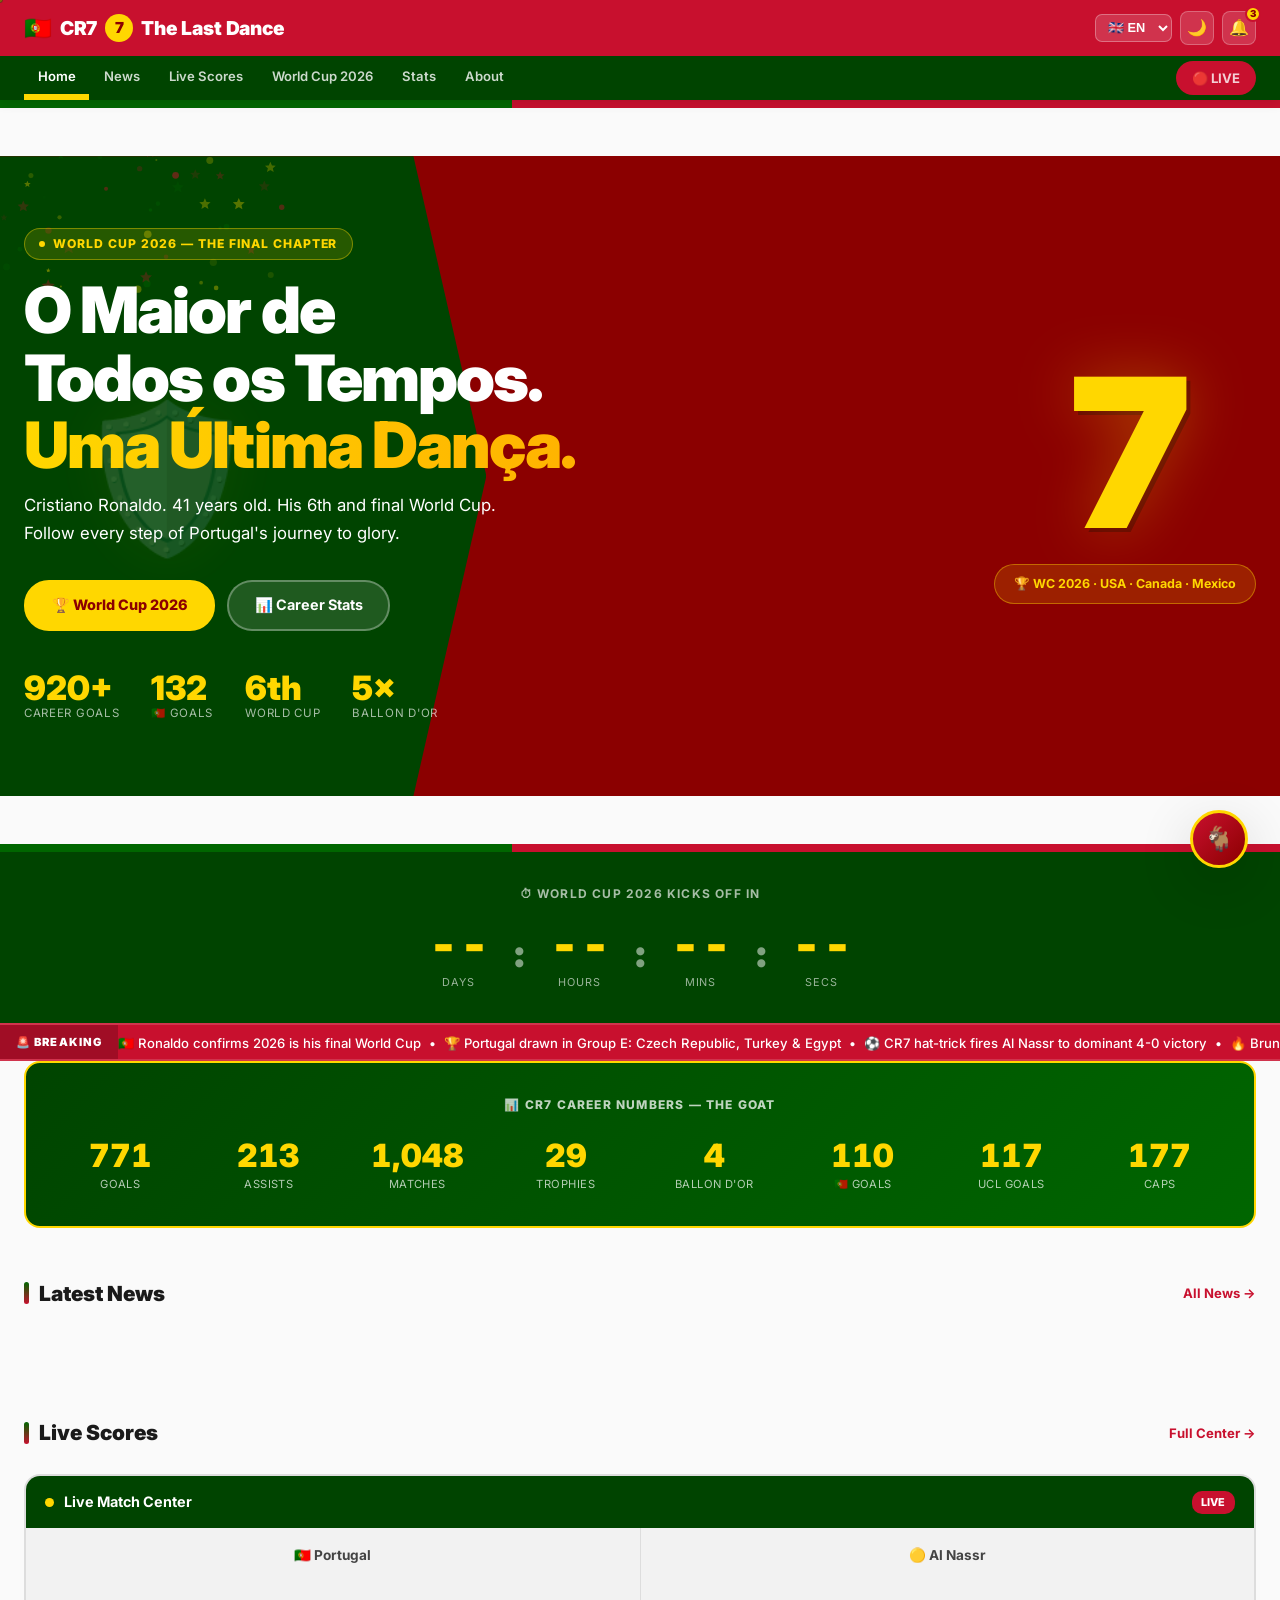
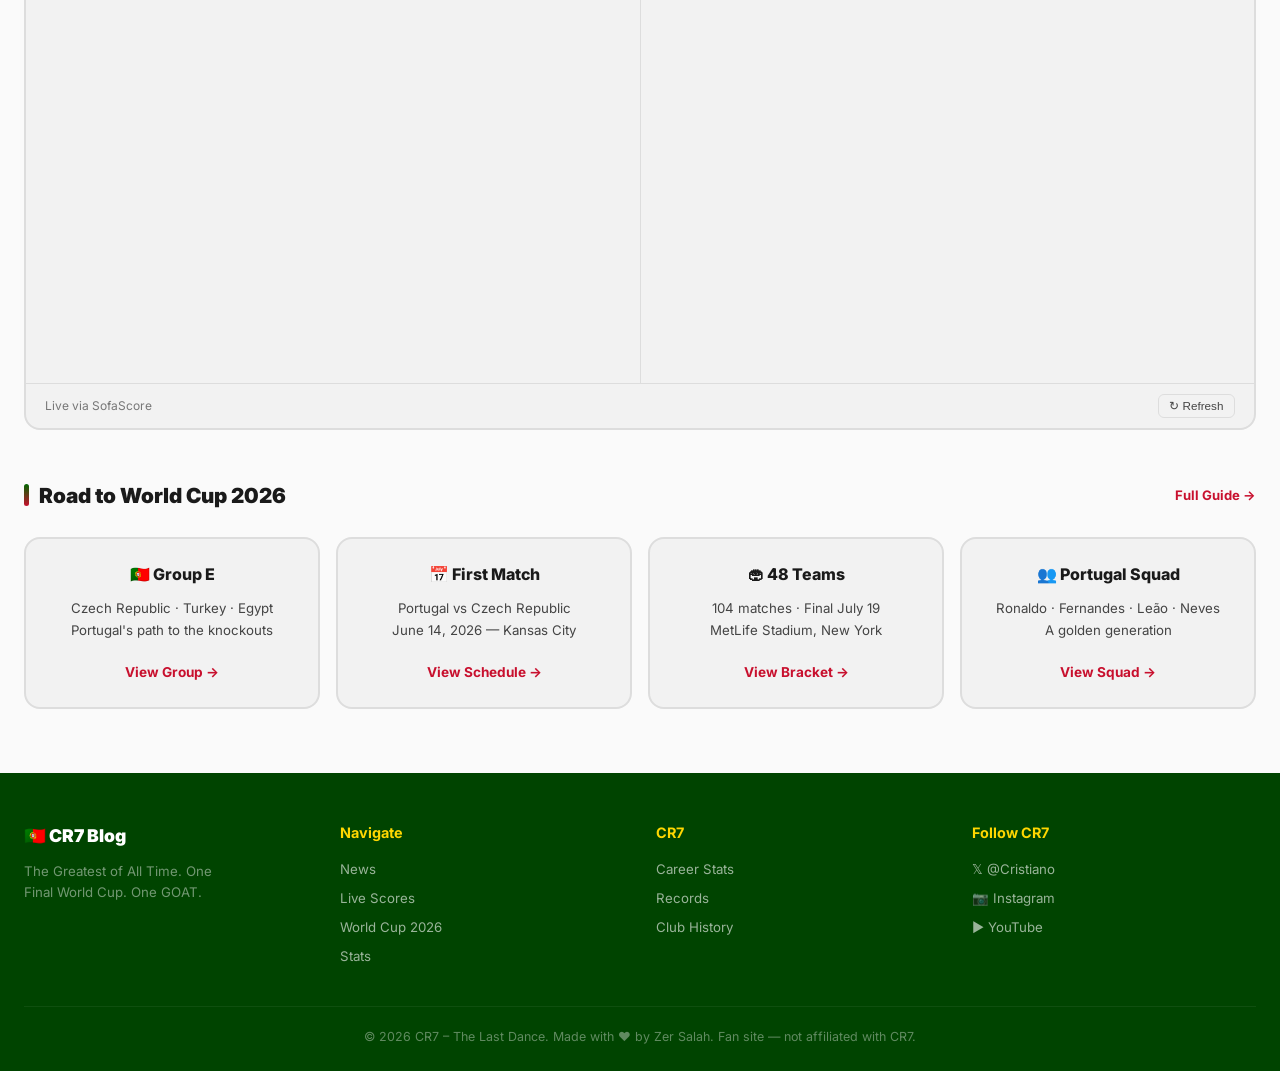
<file: index.html>
<!DOCTYPE html>
<html lang="en" dir="ltr" data-theme="light">
<head>
  <meta charset="UTF-8">
  <meta name="viewport" content="width=device-width, initial-scale=1.0">
  <title>CR7 – The Last Dance | Cristiano Ronaldo World Cup 2026</title>
  <meta name="description" content="Follow Cristiano Ronaldo's final World Cup 2026 journey with Portugal.">
  <link rel="stylesheet" href="css/style.css">
  <link href="https://fonts.googleapis.com/css2?family=Inter:wght@400;500;600;700;800;900&family=Tajawal:wght@400;500;700;800&display=swap" rel="stylesheet">
  <link rel="icon" href="data:image/svg+xml,<svg xmlns='http://www.w3.org/2000/svg' viewBox='0 0 100 100'><text y='.9em' font-size='90'>🇵🇹</text></svg>">
</head>
<body>
  <div id="progress-bar"></div>

  <!-- HEADER -->
  <header class="site-header">
    <div class="header-top">
      <a href="index.html" class="logo">
        <span class="logo-flag">🇵🇹</span>
        CR7 <span class="logo-badge">7</span> The Last Dance
      </a>
      <div class="header-top-right">
        <select class="lang-select" id="langSelect">
          <option value="en">🇬🇧 EN</option>
          <option value="ar">🇸🇦 AR</option>
          <option value="fr">🇫🇷 FR</option>
          <option value="pt">🇵🇹 PT</option>
          <option value="es">🇪🇸 ES</option>
        </select>
        <button class="icon-btn" id="darkBtn" aria-label="Toggle dark mode">🌙</button>
        <div class="notif-wrap">
          <button class="icon-btn" id="notifBtn" aria-label="Notifications">🔔</button>
          <span class="notif-badge">3</span>
        </div>
        <button class="icon-btn menu-btn" id="menuBtn">☰</button>
      </div>
    </div>
    <nav class="header-nav" id="mainNav">
      <a href="index.html" class="active">Home</a>
      <a href="news.html">News</a>
      <a href="live-scores.html">Live Scores</a>
      <a href="world-cup.html">World Cup 2026</a>
      <a href="stats.html">Stats</a>
      <a href="about.html">About</a>
      <a href="live-scores.html" class="nav-live">🔴 LIVE</a>
    </nav>
  </header>

  <!-- NOTIFICATIONS -->
  <div class="notif-drawer" id="notifDrawer">
    <div class="notif-drawer-head">🔔 Notifications</div>
    <div class="notif-item"><span class="notif-dot"></span><div><div class="notif-text">Portugal in Group E: Czech Republic, Turkey, Egypt</div><div class="notif-time">2 hours ago</div></div></div>
    <div class="notif-item"><span class="notif-dot"></span><div><div class="notif-text">CR7 hat-trick fires Al Nassr to 4-0 win</div><div class="notif-time">Yesterday</div></div></div>
    <div class="notif-item"><span class="notif-dot"></span><div><div class="notif-text">Ronaldo confirms 2026 is his final World Cup</div><div class="notif-time">2 days ago</div></div></div>
  </div>

  <!-- FLAG STRIPE -->
  <div class="flag-stripe"><div class="s-green"></div><div class="s-red"></div></div>

  <!-- HERO -->
  <section class="hero">
    <canvas id="hero-particles"></canvas>
    <div class="hero-coat">🛡️</div>
    <div class="hero-content">
      <div class="hero-left">
        <div class="hero-eyebrow"><span class="eyebrow-dot"></span> World Cup 2026 — The Final Chapter</div>
        <h1>O Maior de<br>Todos os Tempos.<br><em>Uma Última Dança.</em></h1>
        <p class="hero-sub">Cristiano Ronaldo. 41 years old. His 6th and final World Cup. Follow every step of Portugal's journey to glory.</p>
        <div class="hero-ctas">
          <a href="world-cup.html" class="btn-primary">🏆 World Cup 2026</a>
          <a href="stats.html" class="btn-secondary">📊 Career Stats</a>
        </div>
        <div class="hero-stats">
          <div class="h-stat"><span class="h-stat-num">920+</span><div class="h-stat-label">Career Goals</div></div>
          <div class="h-stat"><span class="h-stat-num">132</span><div class="h-stat-label">🇵🇹 Goals</div></div>
          <div class="h-stat"><span class="h-stat-num">6th</span><div class="h-stat-label">World Cup</div></div>
          <div class="h-stat"><span class="h-stat-num">5×</span><div class="h-stat-label">Ballon d'Or</div></div>
        </div>
      </div>
      <div class="hero-right">
        <div class="hero-number">7</div>
        <div class="hero-flag-badge">🏆 WC 2026 · USA · Canada · Mexico</div>
      </div>
    </div>
  </section>

  <!-- FLAG STRIPE -->
  <div class="flag-stripe"><div class="s-green"></div><div class="s-red"></div></div>

  <!-- COUNTDOWN -->
  <div class="countdown-section">
    <div class="countdown-label">⏱ World Cup 2026 Kicks Off In</div>
    <div class="countdown-grid">
      <div class="countdown-item"><span class="countdown-num" id="cd-days">--</span><div class="countdown-unit">Days</div></div>
      <div class="countdown-sep">:</div>
      <div class="countdown-item"><span class="countdown-num" id="cd-hours">--</span><div class="countdown-unit">Hours</div></div>
      <div class="countdown-sep">:</div>
      <div class="countdown-item"><span class="countdown-num" id="cd-mins">--</span><div class="countdown-unit">Mins</div></div>
      <div class="countdown-sep">:</div>
      <div class="countdown-item"><span class="countdown-num" id="cd-secs">--</span><div class="countdown-unit">Secs</div></div>
    </div>
  </div>

  <!-- TICKER -->
  <div class="ticker-wrap">
    <div class="ticker-label">🚨 BREAKING</div>
    <div class="ticker-track">
      <span class="ticker-inner">🇵🇹 Ronaldo confirms 2026 is his final World Cup &nbsp;•&nbsp; 🏆 Portugal drawn in Group E: Czech Republic, Turkey &amp; Egypt &nbsp;•&nbsp; ⚽ CR7 hat-trick fires Al Nassr to dominant 4-0 victory &nbsp;•&nbsp; 🔥 Bruno Fernandes: "We fight for Ronaldo's dream" &nbsp;•&nbsp; 🌍 WC 2026 opens June 11 in USA, Canada &amp; Mexico &nbsp;•&nbsp; 🥅 Ronaldo surpasses 920 career goals</span>
    </div>
  </div>

  <main class="container">
    <!-- CAREER STATS -->
    <section class="stats-bar reveal-scale">
      <div class="stats-bar-title">📊 CR7 CAREER NUMBERS — THE GOAT</div>
      <div class="stats-bar-grid">
        <div class="stat-cell"><span class="stat-cell-num" data-count="920">0</span><div class="stat-cell-label">Goals</div></div>
        <div class="stat-cell"><span class="stat-cell-num" data-count="255">0</span><div class="stat-cell-label">Assists</div></div>
        <div class="stat-cell"><span class="stat-cell-num" data-count="1250">0</span><div class="stat-cell-label">Matches</div></div>
        <div class="stat-cell"><span class="stat-cell-num" data-count="35">0</span><div class="stat-cell-label">Trophies</div></div>
        <div class="stat-cell"><span class="stat-cell-num" data-count="5">0</span><div class="stat-cell-label">Ballon d'Or</div></div>
        <div class="stat-cell"><span class="stat-cell-num" data-count="132">0</span><div class="stat-cell-label">🇵🇹 Goals</div></div>
        <div class="stat-cell"><span class="stat-cell-num" data-count="140">0</span><div class="stat-cell-label">UCL Goals</div></div>
        <div class="stat-cell"><span class="stat-cell-num" data-count="212">0</span><div class="stat-cell-label">Caps</div></div>
      </div>
    </section>

    <!-- LATEST NEWS -->
    <section>
      <div class="section-header">
        <h2 class="section-title" data-i18n="latest_news">Latest News</h2>
        <a href="news.html" class="view-all">All News →</a>
      </div>
      <div class="posts-grid featured-layout" id="postsGrid"></div>
      <div class="pagination" id="pagination"></div>
    </section>

    <!-- LIVE SCORES -->
    <section>
      <div class="section-header">
        <h2 class="section-title" data-i18n="live_scores">Live Scores</h2>
        <a href="live-scores.html" class="view-all">Full Center →</a>
      </div>
      <div class="live-section">
        <div class="live-header">
          <span class="live-dot"></span> Live Match Center
          <span class="live-badge">LIVE</span>
        </div>
        <div class="scores-embed-grid">
          <div>
            <h4>🇵🇹 Portugal</h4>
            <iframe src="https://www.sofascore.com/team/football/portugal/303/embed" height="380" style="width:100%;border:none;border-radius:8px;" loading="lazy"></iframe>
          </div>
          <div>
            <h4>🟡 Al Nassr</h4>
            <iframe src="https://www.sofascore.com/team/football/al-nassr/2623/embed" height="380" style="width:100%;border:none;border-radius:8px;" loading="lazy"></iframe>
          </div>
        </div>
        <div class="last-updated">
          <span id="lastUpdated">Live via SofaScore</span>
          <button class="refresh-btn" id="refreshScores">↻ Refresh</button>
        </div>
      </div>
    </section>

    <!-- WORLD CUP PREVIEW -->
    <section class="reveal">
      <div class="section-header">
        <h2 class="section-title" data-i18n="world_cup_path">Road to World Cup 2026</h2>
        <a href="world-cup.html" class="view-all">Full Guide →</a>
      </div>
      <div class="wc-grid">
        <div class="wc-card"><h4>🇵🇹 Group E</h4><p>Czech Republic · Turkey · Egypt<br>Portugal's path to the knockouts</p><a href="world-cup.html" class="btn-link">View Group →</a></div>
        <div class="wc-card"><h4>📅 First Match</h4><p>Portugal vs Czech Republic<br>June 14, 2026 — Kansas City</p><a href="world-cup.html" class="btn-link">View Schedule →</a></div>
        <div class="wc-card"><h4>🏟 48 Teams</h4><p>104 matches · Final July 19<br>MetLife Stadium, New York</p><a href="world-cup.html" class="btn-link">View Bracket →</a></div>
        <div class="wc-card"><h4>👥 Portugal Squad</h4><p>Ronaldo · Fernandes · Leão · Neves<br>A golden generation</p><a href="world-cup.html#squad" class="btn-link">View Squad →</a></div>
      </div>
    </section>
  </main>

  <!-- FOOTER -->
  <footer class="site-footer">
    <div class="footer-inner">
      <div class="footer-grid">
        <div>
          <div class="footer-logo">🇵🇹 CR7 Blog</div>
          <p class="footer-desc">The Greatest of All Time. One Final World Cup. One GOAT.</p>
        </div>
        <div>
          <h4>Navigate</h4>
          <a href="news.html">News</a>
          <a href="live-scores.html">Live Scores</a>
          <a href="world-cup.html">World Cup 2026</a>
          <a href="stats.html">Stats</a>
        </div>
        <div>
          <h4>CR7</h4>
          <a href="stats.html">Career Stats</a>
          <a href="stats.html#records">Records</a>
          <a href="stats.html#clubs">Club History</a>
        </div>
        <div>
          <h4>Follow CR7</h4>
          <a href="https://twitter.com/Cristiano" target="_blank">𝕏 @Cristiano</a>
          <a href="https://instagram.com/cristiano" target="_blank">📷 Instagram</a>
          <a href="https://youtube.com" target="_blank">▶ YouTube</a>
        </div>
      </div>
      <div class="footer-bottom">© 2026 CR7 – The Last Dance. Made with ❤️ by Zer Salah. Fan site — not affiliated with CR7.</div>
    </div>
  </footer>

  <!-- CHATBOT -->
  <div class="chatbot-window" id="chatWindow">
    <div class="chatbot-head">
      <div class="chatbot-avatar">CR7</div>
      <div class="chatbot-head-info"><h4>CR7Bot 🤖</h4><p>Ask me anything about Ronaldo</p></div>
      <button class="chatbot-close" id="chatClose">✕</button>
    </div>
    <div class="chatbot-msgs" id="chatMsgs">
      <div class="chat-msg bot">⚽ Olá! I'm CR7Bot. Ask me anything about Cristiano Ronaldo or Portugal's World Cup 2026 journey!</div>
    </div>
    <div class="chatbot-footer">
      <input class="chat-input" id="chatInput" type="text" placeholder="Ask about CR7...">
      <button class="chat-send" id="chatSend">➤</button>
    </div>
  </div>
  <button class="chatbot-fab" id="chatFab" aria-label="Open chatbot">🐐</button>

  <script src="js/main.js"></script>
  <script src="js/animations.js"></script>
</body>
</html>
</file>
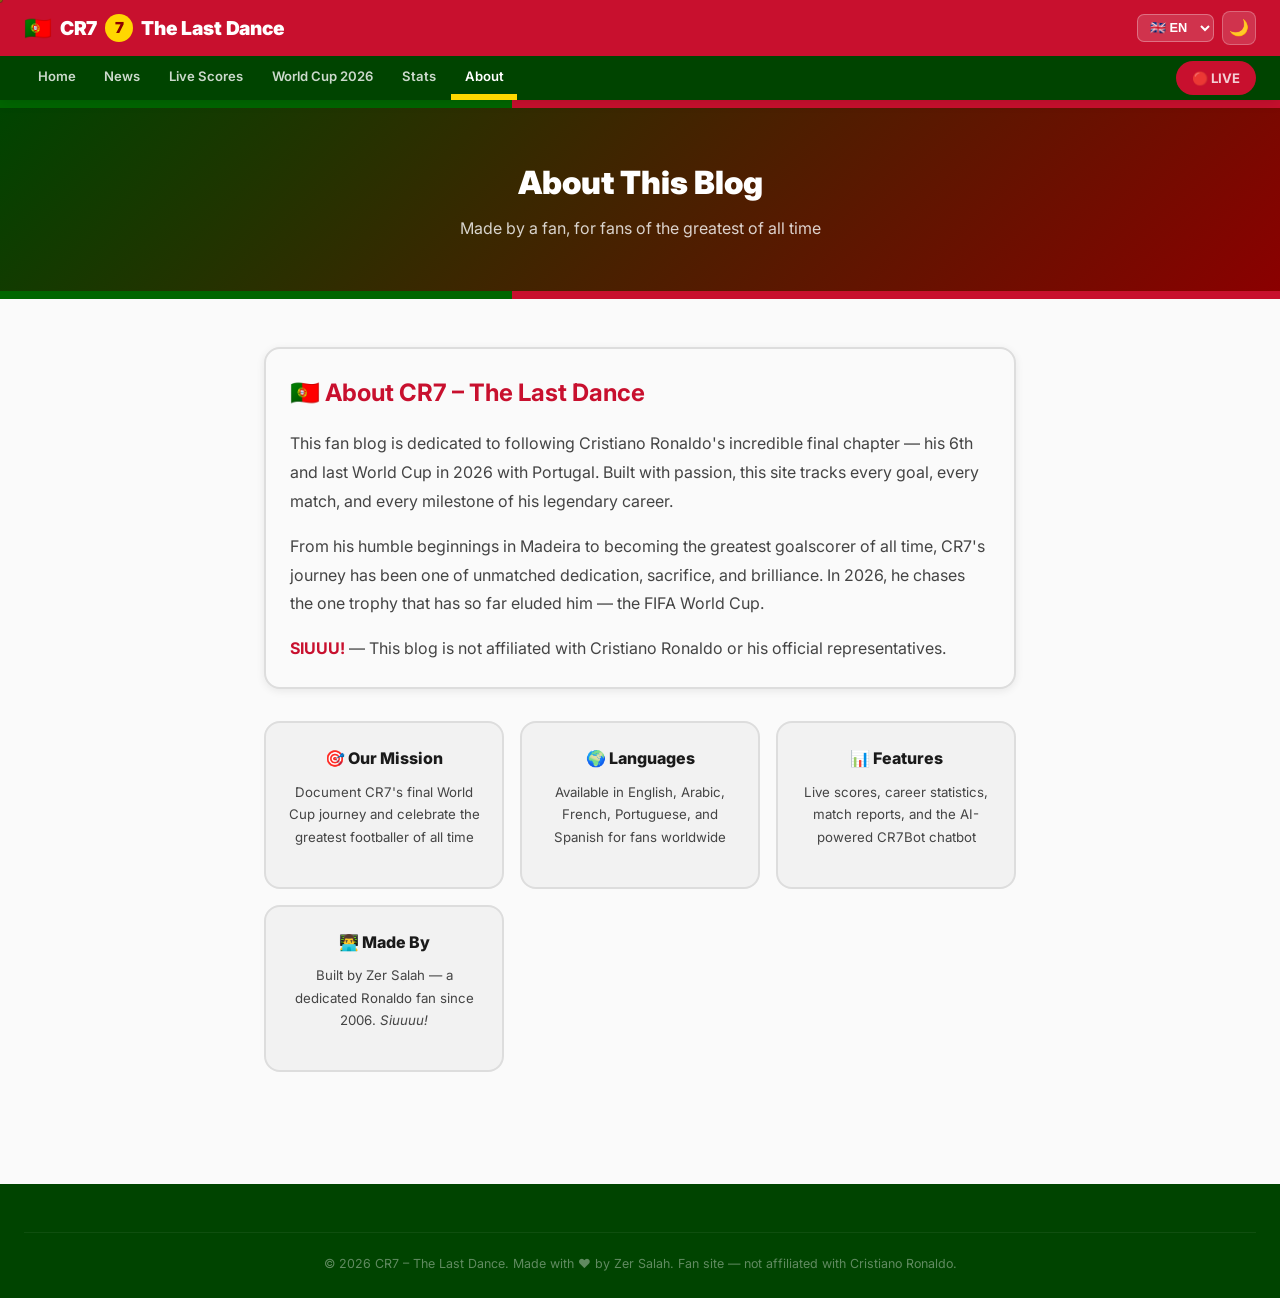
<file: about.html>
<!DOCTYPE html>
<html lang="en" dir="ltr" data-theme="light">
<head>
  <meta charset="UTF-8"><meta name="viewport" content="width=device-width, initial-scale=1.0">
  <title>About – CR7 The Last Dance</title>
  <link rel="stylesheet" href="css/style.css">
  <link href="https://fonts.googleapis.com/css2?family=Inter:wght@400;500;600;700;800;900&family=Tajawal:wght@400;500;700;800&display=swap" rel="stylesheet">
  <link rel="icon" href="data:image/svg+xml,<svg xmlns='http://www.w3.org/2000/svg' viewBox='0 0 100 100'><text y='.9em' font-size='90'>🇵🇹</text></svg>">
</head>
<body>
  <div id="progress-bar"></div>
  <header class="site-header">
    <div class="header-top">
      <a href="index.html" class="logo"><span class="logo-flag">🇵🇹</span> CR7 <span class="logo-badge">7</span> The Last Dance</a>
      <div class="header-top-right">
        <select class="lang-select" id="langSelect"><option value="en">🇬🇧 EN</option><option value="ar">🇸🇦 AR</option><option value="fr">🇫🇷 FR</option><option value="pt">🇵🇹 PT</option><option value="es">🇪🇸 ES</option></select>
        <button class="icon-btn" id="darkBtn">🌙</button>
        <button class="icon-btn menu-btn" id="menuBtn">☰</button>
      </div>
    </div>
    <nav class="header-nav" id="mainNav">
      <a href="index.html">Home</a><a href="news.html">News</a><a href="live-scores.html">Live Scores</a><a href="world-cup.html">World Cup 2026</a><a href="stats.html">Stats</a><a href="about.html" class="active">About</a>
      <a href="live-scores.html" class="nav-live">🔴 LIVE</a>
    </nav>
  </header>
  <div class="flag-stripe"><div class="s-green"></div><div class="s-red"></div></div>
  <div style="background:linear-gradient(135deg,var(--green-dark),var(--red-dark));color:#fff;padding:3rem 1.5rem;text-align:center;">
    <h1 style="font-size:2rem;font-weight:900;">About This Blog</h1>
    <p style="opacity:.8;margin-top:.3rem;">Made by a fan, for fans of the greatest of all time</p>
  </div>
  <div class="flag-stripe"><div class="s-green"></div><div class="s-red"></div></div>

  <main class="container" style="padding:3rem 1.5rem;max-width:800px;">
    <div class="chart-card reveal" style="margin-bottom:2rem;">
      <h2 style="color:var(--red);margin-bottom:1rem;">🇵🇹 About CR7 – The Last Dance</h2>
      <p style="color:var(--text-2);line-height:1.8;margin-bottom:1rem;">This fan blog is dedicated to following Cristiano Ronaldo's incredible final chapter — his 6th and last World Cup in 2026 with Portugal. Built with passion, this site tracks every goal, every match, and every milestone of his legendary career.</p>
      <p style="color:var(--text-2);line-height:1.8;margin-bottom:1rem;">From his humble beginnings in Madeira to becoming the greatest goalscorer of all time, CR7's journey has been one of unmatched dedication, sacrifice, and brilliance. In 2026, he chases the one trophy that has so far eluded him — the FIFA World Cup.</p>
      <p style="color:var(--text-2);line-height:1.8;"><strong style="color:var(--red)">SIUUU!</strong> — This blog is not affiliated with Cristiano Ronaldo or his official representatives.</p>
    </div>

    <div class="wc-grid reveal">
      <div class="wc-card"><h4>🎯 Our Mission</h4><p>Document CR7's final World Cup journey and celebrate the greatest footballer of all time</p></div>
      <div class="wc-card"><h4>🌍 Languages</h4><p>Available in English, Arabic, French, Portuguese, and Spanish for fans worldwide</p></div>
      <div class="wc-card"><h4>📊 Features</h4><p>Live scores, career statistics, match reports, and the AI-powered CR7Bot chatbot</p></div>
      <div class="wc-card"><h4>👨‍💻 Made By</h4><p>Built by Zer Salah — a dedicated Ronaldo fan since 2006. <em>Siuuuu!</em></p></div>
    </div>
  </main>

  <footer class="site-footer">
    <div class="footer-inner">
      <div class="footer-bottom">© 2026 CR7 – The Last Dance. Made with ❤️ by Zer Salah. Fan site — not affiliated with Cristiano Ronaldo.</div>
    </div>
  </footer>
  <script src="js/main.js"></script>
  <script src="js/animations.js"></script>
</body>
</html>
</file>
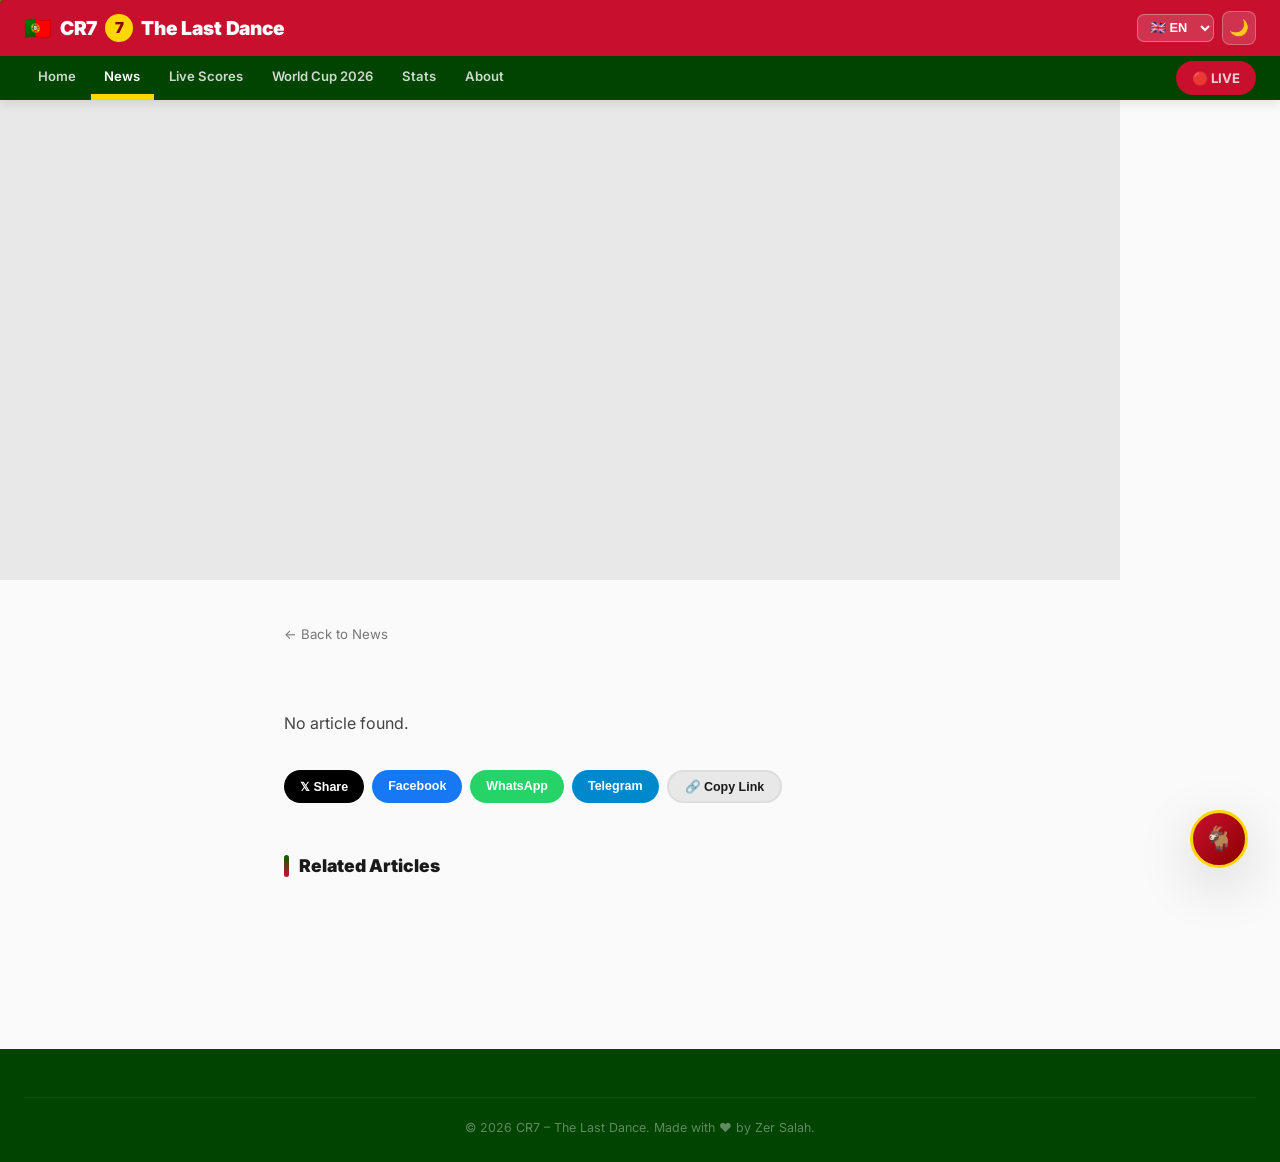
<file: article.html>
<!DOCTYPE html>
<html lang="en" dir="ltr" data-theme="light">
<head>
  <meta charset="UTF-8"><meta name="viewport" content="width=device-width, initial-scale=1.0">
  <title>Article – CR7 The Last Dance</title>
  <link rel="stylesheet" href="css/style.css">
  <link href="https://fonts.googleapis.com/css2?family=Inter:wght@400;500;600;700;800;900&family=Tajawal:wght@400;500;700;800&display=swap" rel="stylesheet">
  <link rel="icon" href="data:image/svg+xml,<svg xmlns='http://www.w3.org/2000/svg' viewBox='0 0 100 100'><text y='.9em' font-size='90'>🇵🇹</text></svg>">
</head>
<body>
  <div id="progress-bar"></div>
  <header class="site-header">
    <div class="header-top">
      <a href="index.html" class="logo"><span class="logo-flag">🇵🇹</span> CR7 <span class="logo-badge">7</span> The Last Dance</a>
      <div class="header-top-right">
        <select class="lang-select" id="langSelect"><option value="en">🇬🇧 EN</option><option value="ar">🇸🇦 AR</option><option value="fr">🇫🇷 FR</option><option value="pt">🇵🇹 PT</option><option value="es">🇪🇸 ES</option></select>
        <button class="icon-btn" id="darkBtn">🌙</button>
        <button class="icon-btn menu-btn" id="menuBtn">☰</button>
      </div>
    </div>
    <nav class="header-nav" id="mainNav">
      <a href="index.html">Home</a><a href="news.html" class="active">News</a><a href="live-scores.html">Live Scores</a><a href="world-cup.html">World Cup 2026</a><a href="stats.html">Stats</a><a href="about.html">About</a>
      <a href="live-scores.html" class="nav-live">🔴 LIVE</a>
    </nav>
  </header>

  <div class="article-hero" id="articleHero"></div>
  <div class="article-content-wrap">
    <a href="news.html" style="font-size:.83rem;color:var(--text-3);display:inline-flex;align-items:center;gap:.3rem;margin-bottom:1.2rem;">← Back to News</a>
    <h1 id="articleTitle" style="font-size:clamp(1.5rem,3vw,2.2rem);font-weight:900;line-height:1.2;margin-bottom:.75rem;"></h1>
    <div id="articleMeta" style="font-size:.82rem;color:var(--text-3);margin-bottom:2rem;display:flex;gap:.5rem;flex-wrap:wrap;"></div>
    <div class="article-content" id="articleContent"></div>
    <div class="share-row">
      <button class="share-btn x" data-share="x">𝕏 Share</button>
      <button class="share-btn fb" data-share="fb">Facebook</button>
      <button class="share-btn wa" data-share="wa">WhatsApp</button>
      <button class="share-btn tg" data-share="tg">Telegram</button>
      <button class="share-btn copy" data-share="copy">🔗 Copy Link</button>
    </div>
    <section>
      <h2 class="section-title" style="font-size:1.1rem;margin-bottom:1rem;">Related Articles</h2>
      <div class="posts-grid" id="relatedPosts"></div>
    </section>
  </div>

  <footer class="site-footer">
    <div class="footer-inner">
      <div class="footer-bottom">© 2026 CR7 – The Last Dance. Made with ❤️ by Zer Salah.</div>
    </div>
  </footer>
  <div class="chatbot-window" id="chatWindow">
    <div class="chatbot-head">
      <div class="chatbot-avatar">CR7</div>
      <div class="chatbot-head-info"><h4>CR7Bot 🤖</h4><p>Ask me anything about Ronaldo</p></div>
      <button class="chatbot-close" id="chatClose">✕</button>
    </div>
    <div class="chatbot-msgs" id="chatMsgs"><div class="chat-msg bot">⚽ Olá! I'm CR7Bot. Ask me anything about Cristiano Ronaldo!</div></div>
    <div class="chatbot-footer">
      <input class="chat-input" id="chatInput" type="text" placeholder="Ask about CR7...">
      <button class="chat-send" id="chatSend">➤</button>
    </div>
  </div>
  <button class="chatbot-fab" id="chatFab">🐐</button>
  <script src="js/main.js"></script>
  <script src="js/animations.js"></script>
</body>
</html>
</file>
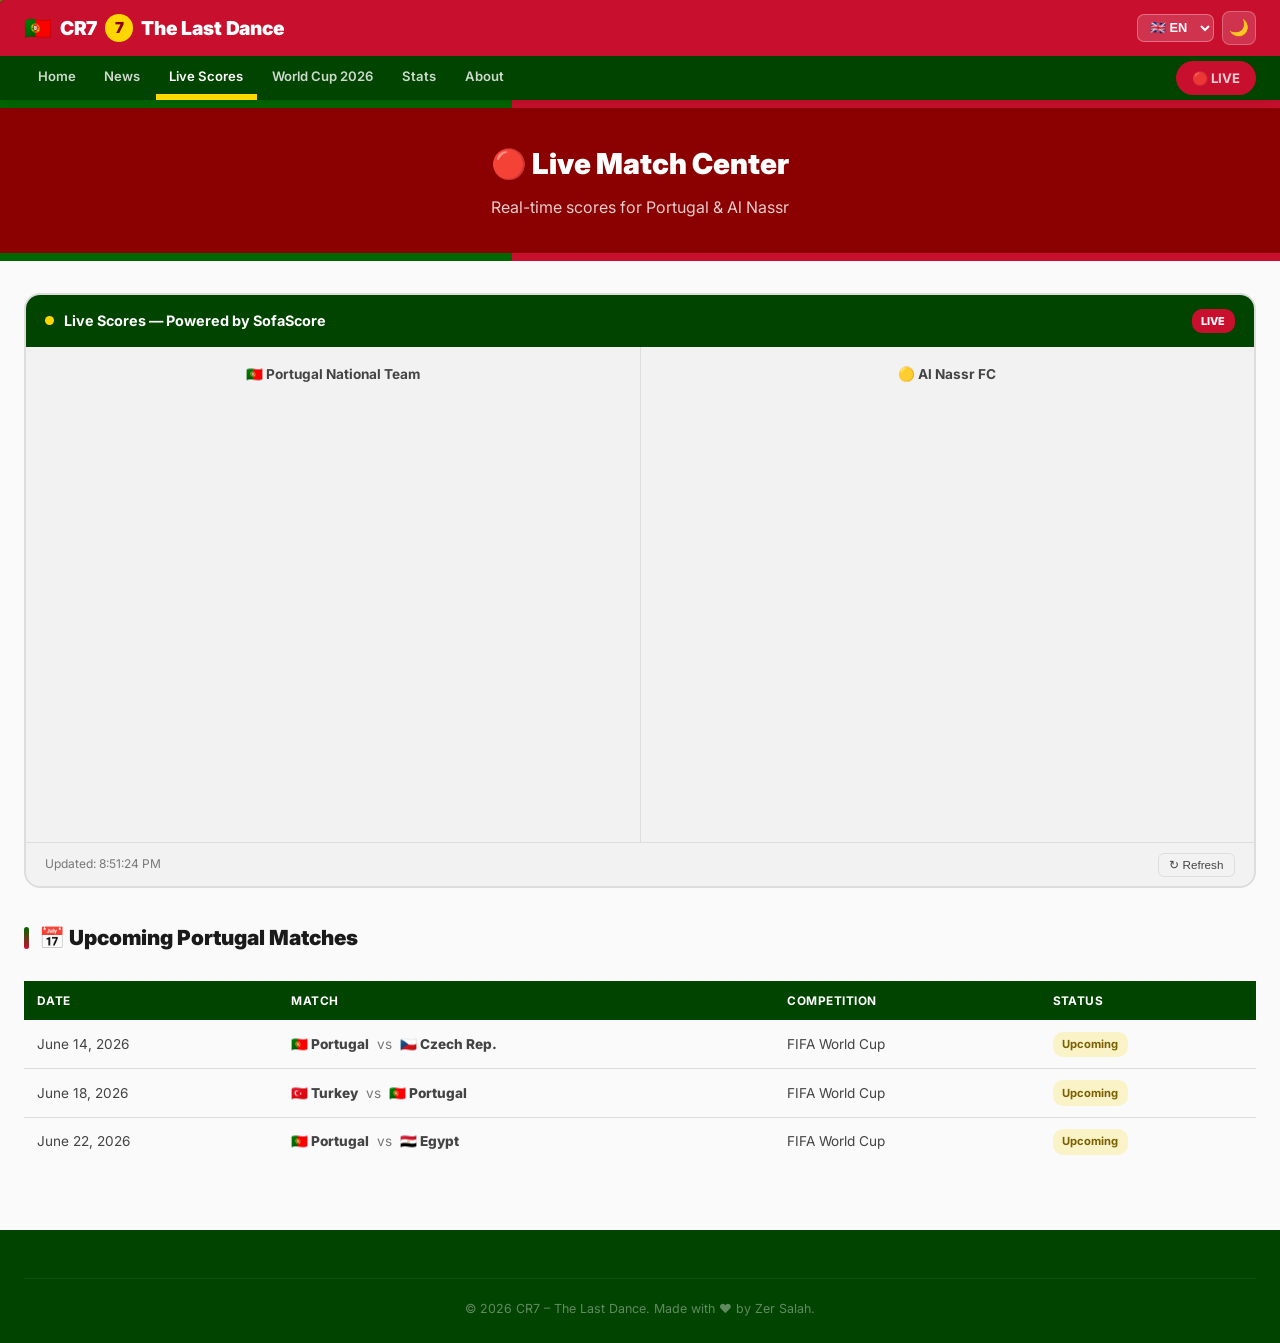
<file: live-scores.html>
<!DOCTYPE html>
<html lang="en" dir="ltr" data-theme="light">
<head>
  <meta charset="UTF-8"><meta name="viewport" content="width=device-width, initial-scale=1.0">
  <title>Live Scores – CR7 The Last Dance</title>
  <link rel="stylesheet" href="css/style.css">
  <link href="https://fonts.googleapis.com/css2?family=Inter:wght@400;500;600;700;800;900&family=Tajawal:wght@400;500;700;800&display=swap" rel="stylesheet">
  <link rel="icon" href="data:image/svg+xml,<svg xmlns='http://www.w3.org/2000/svg' viewBox='0 0 100 100'><text y='.9em' font-size='90'>🇵🇹</text></svg>">
</head>
<body>
  <div id="progress-bar"></div>
  <header class="site-header">
    <div class="header-top">
      <a href="index.html" class="logo"><span class="logo-flag">🇵🇹</span> CR7 <span class="logo-badge">7</span> The Last Dance</a>
      <div class="header-top-right">
        <select class="lang-select" id="langSelect"><option value="en">🇬🇧 EN</option><option value="ar">🇸🇦 AR</option><option value="fr">🇫🇷 FR</option><option value="pt">🇵🇹 PT</option><option value="es">🇪🇸 ES</option></select>
        <button class="icon-btn" id="darkBtn">🌙</button>
        <button class="icon-btn menu-btn" id="menuBtn">☰</button>
      </div>
    </div>
    <nav class="header-nav" id="mainNav">
      <a href="index.html">Home</a><a href="news.html">News</a><a href="live-scores.html" class="active">Live Scores</a><a href="world-cup.html">World Cup 2026</a><a href="stats.html">Stats</a><a href="about.html">About</a>
      <a href="live-scores.html" class="nav-live">🔴 LIVE</a>
    </nav>
  </header>
  <div class="flag-stripe"><div class="s-green"></div><div class="s-red"></div></div>
  <div style="background:var(--red-dark);color:#fff;padding:2rem 1.5rem;text-align:center;">
    <h1 style="font-size:1.8rem;font-weight:900;">🔴 Live Match Center</h1>
    <p style="opacity:.8;margin-top:.3rem;">Real-time scores for Portugal &amp; Al Nassr</p>
  </div>
  <div class="flag-stripe"><div class="s-green"></div><div class="s-red"></div></div>

  <main class="container" style="padding-top:2rem;">
    <div class="live-section">
      <div class="live-header">
        <span class="live-dot"></span> Live Scores — Powered by SofaScore
        <span class="live-badge">LIVE</span>
      </div>
      <div class="scores-embed-grid">
        <div>
          <h4>🇵🇹 Portugal National Team</h4>
          <iframe src="https://www.sofascore.com/team/football/portugal/303/embed" height="420" style="width:100%;border:none;border-radius:8px;" loading="lazy"></iframe>
        </div>
        <div>
          <h4>🟡 Al Nassr FC</h4>
          <iframe src="https://www.sofascore.com/team/football/al-nassr/2623/embed" height="420" style="width:100%;border:none;border-radius:8px;" loading="lazy"></iframe>
        </div>
      </div>
      <div class="last-updated">
        <span id="lastUpdated">Live data via SofaScore</span>
        <button class="refresh-btn" id="refreshScores">↻ Refresh</button>
      </div>
    </div>

    <section class="reveal" style="margin-top:2rem;">
      <h2 class="section-title">📅 Upcoming Portugal Matches</h2>
      <div style="overflow-x:auto;margin-top:1.5rem;">
        <table class="fixtures-table">
          <thead><tr><th>Date</th><th>Match</th><th>Competition</th><th>Status</th></tr></thead>
          <tbody>
            <tr><td>June 14, 2026</td><td class="fixture-teams">🇵🇹 Portugal <span class="fixture-vs">vs</span> 🇨🇿 Czech Rep.</td><td>FIFA World Cup</td><td><span class="match-status upcoming">Upcoming</span></td></tr>
            <tr><td>June 18, 2026</td><td class="fixture-teams">🇹🇷 Turkey <span class="fixture-vs">vs</span> 🇵🇹 Portugal</td><td>FIFA World Cup</td><td><span class="match-status upcoming">Upcoming</span></td></tr>
            <tr><td>June 22, 2026</td><td class="fixture-teams">🇵🇹 Portugal <span class="fixture-vs">vs</span> 🇪🇬 Egypt</td><td>FIFA World Cup</td><td><span class="match-status upcoming">Upcoming</span></td></tr>
          </tbody>
        </table>
      </div>
    </section>
  </main>

  <footer class="site-footer">
    <div class="footer-inner">
      <div class="footer-bottom">© 2026 CR7 – The Last Dance. Made with ❤️ by Zer Salah.</div>
    </div>
  </footer>
  <script src="js/main.js"></script>
  <script src="js/animations.js"></script>
</body>
</html>
</file>
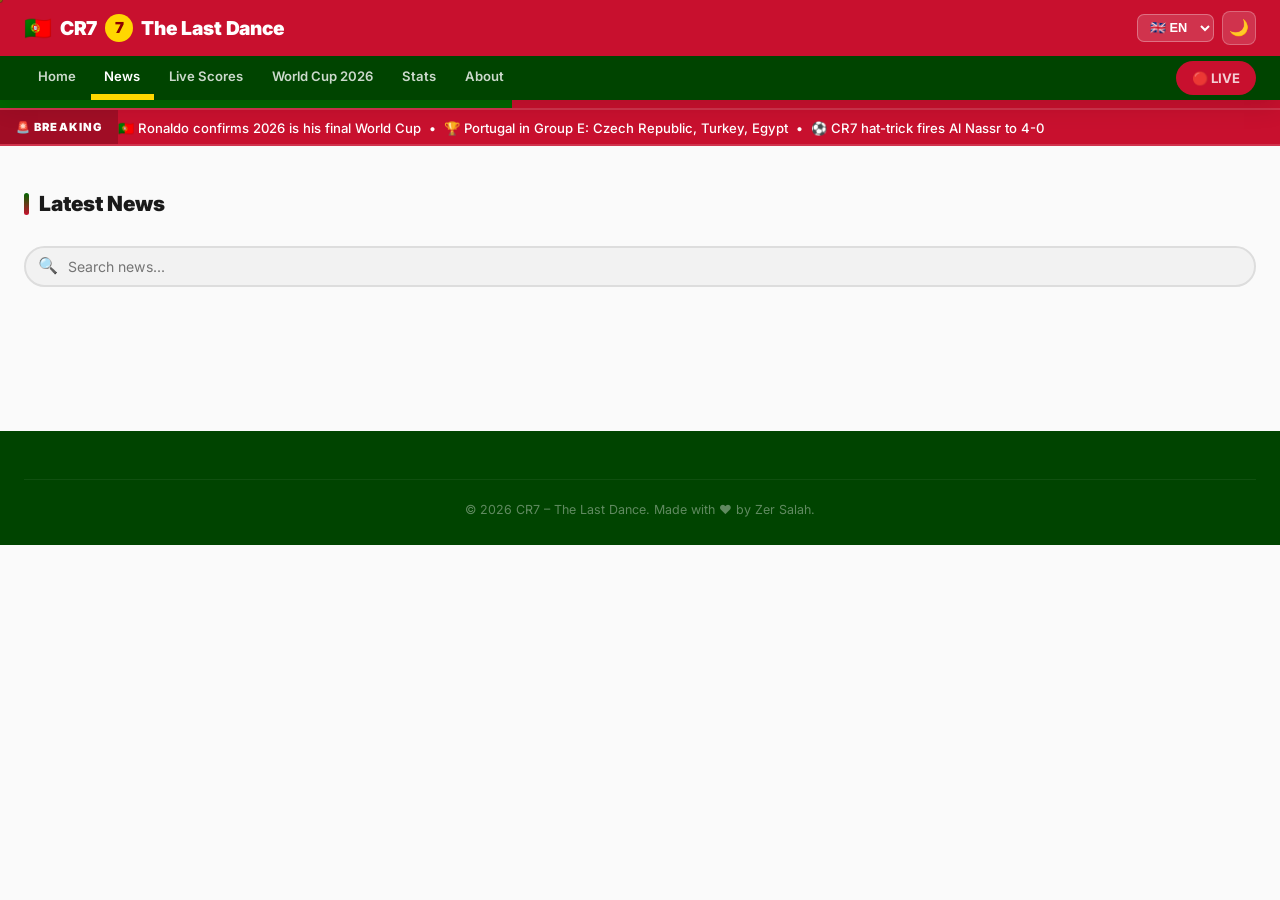
<file: news.html>
<!DOCTYPE html>
<html lang="en" dir="ltr" data-theme="light">
<head>
  <meta charset="UTF-8"><meta name="viewport" content="width=device-width, initial-scale=1.0">
  <title>News – CR7 The Last Dance</title>
  <link rel="stylesheet" href="css/style.css">
  <link href="https://fonts.googleapis.com/css2?family=Inter:wght@400;500;600;700;800;900&family=Tajawal:wght@400;500;700;800&display=swap" rel="stylesheet">
  <link rel="icon" href="data:image/svg+xml,<svg xmlns='http://www.w3.org/2000/svg' viewBox='0 0 100 100'><text y='.9em' font-size='90'>🇵🇹</text></svg>">
</head>
<body>
  <div id="progress-bar"></div>
  <header class="site-header">
    <div class="header-top">
      <a href="index.html" class="logo"><span class="logo-flag">🇵🇹</span> CR7 <span class="logo-badge">7</span> The Last Dance</a>
      <div class="header-top-right">
        <select class="lang-select" id="langSelect"><option value="en">🇬🇧 EN</option><option value="ar">🇸🇦 AR</option><option value="fr">🇫🇷 FR</option><option value="pt">🇵🇹 PT</option><option value="es">🇪🇸 ES</option></select>
        <button class="icon-btn" id="darkBtn">🌙</button>
        <button class="icon-btn menu-btn" id="menuBtn">☰</button>
      </div>
    </div>
    <nav class="header-nav" id="mainNav">
      <a href="index.html">Home</a><a href="news.html" class="active">News</a><a href="live-scores.html">Live Scores</a><a href="world-cup.html">World Cup 2026</a><a href="stats.html">Stats</a><a href="about.html">About</a>
      <a href="live-scores.html" class="nav-live">🔴 LIVE</a>
    </nav>
  </header>
  <div class="flag-stripe"><div class="s-green"></div><div class="s-red"></div></div>
  <div class="ticker-wrap"><div class="ticker-label">🚨 BREAKING</div><div class="ticker-track"><span class="ticker-inner">🇵🇹 Ronaldo confirms 2026 is his final World Cup &nbsp;•&nbsp; 🏆 Portugal in Group E: Czech Republic, Turkey, Egypt &nbsp;•&nbsp; ⚽ CR7 hat-trick fires Al Nassr to 4-0</span></div></div>

  <main class="container" style="padding-top:2.5rem;">
    <div class="section-header">
      <h2 class="section-title" data-i18n="latest_news">Latest News</h2>
    </div>
    <div class="search-wrap">
      <span class="search-icon">🔍</span>
      <input class="search-input" id="searchInput" type="text" placeholder="Search news...">
    </div>
    <div class="filter-tabs" id="categoryTabs"></div>
    <div class="posts-grid" id="postsGrid"></div>
    <div class="pagination" id="pagination"></div>
  </main>

  <footer class="site-footer">
    <div class="footer-inner">
      <div class="footer-bottom">© 2026 CR7 – The Last Dance. Made with ❤️ by Zer Salah.</div>
    </div>
  </footer>
  <script src="js/main.js"></script>
  <script src="js/animations.js"></script>
</body>
</html>
</file>
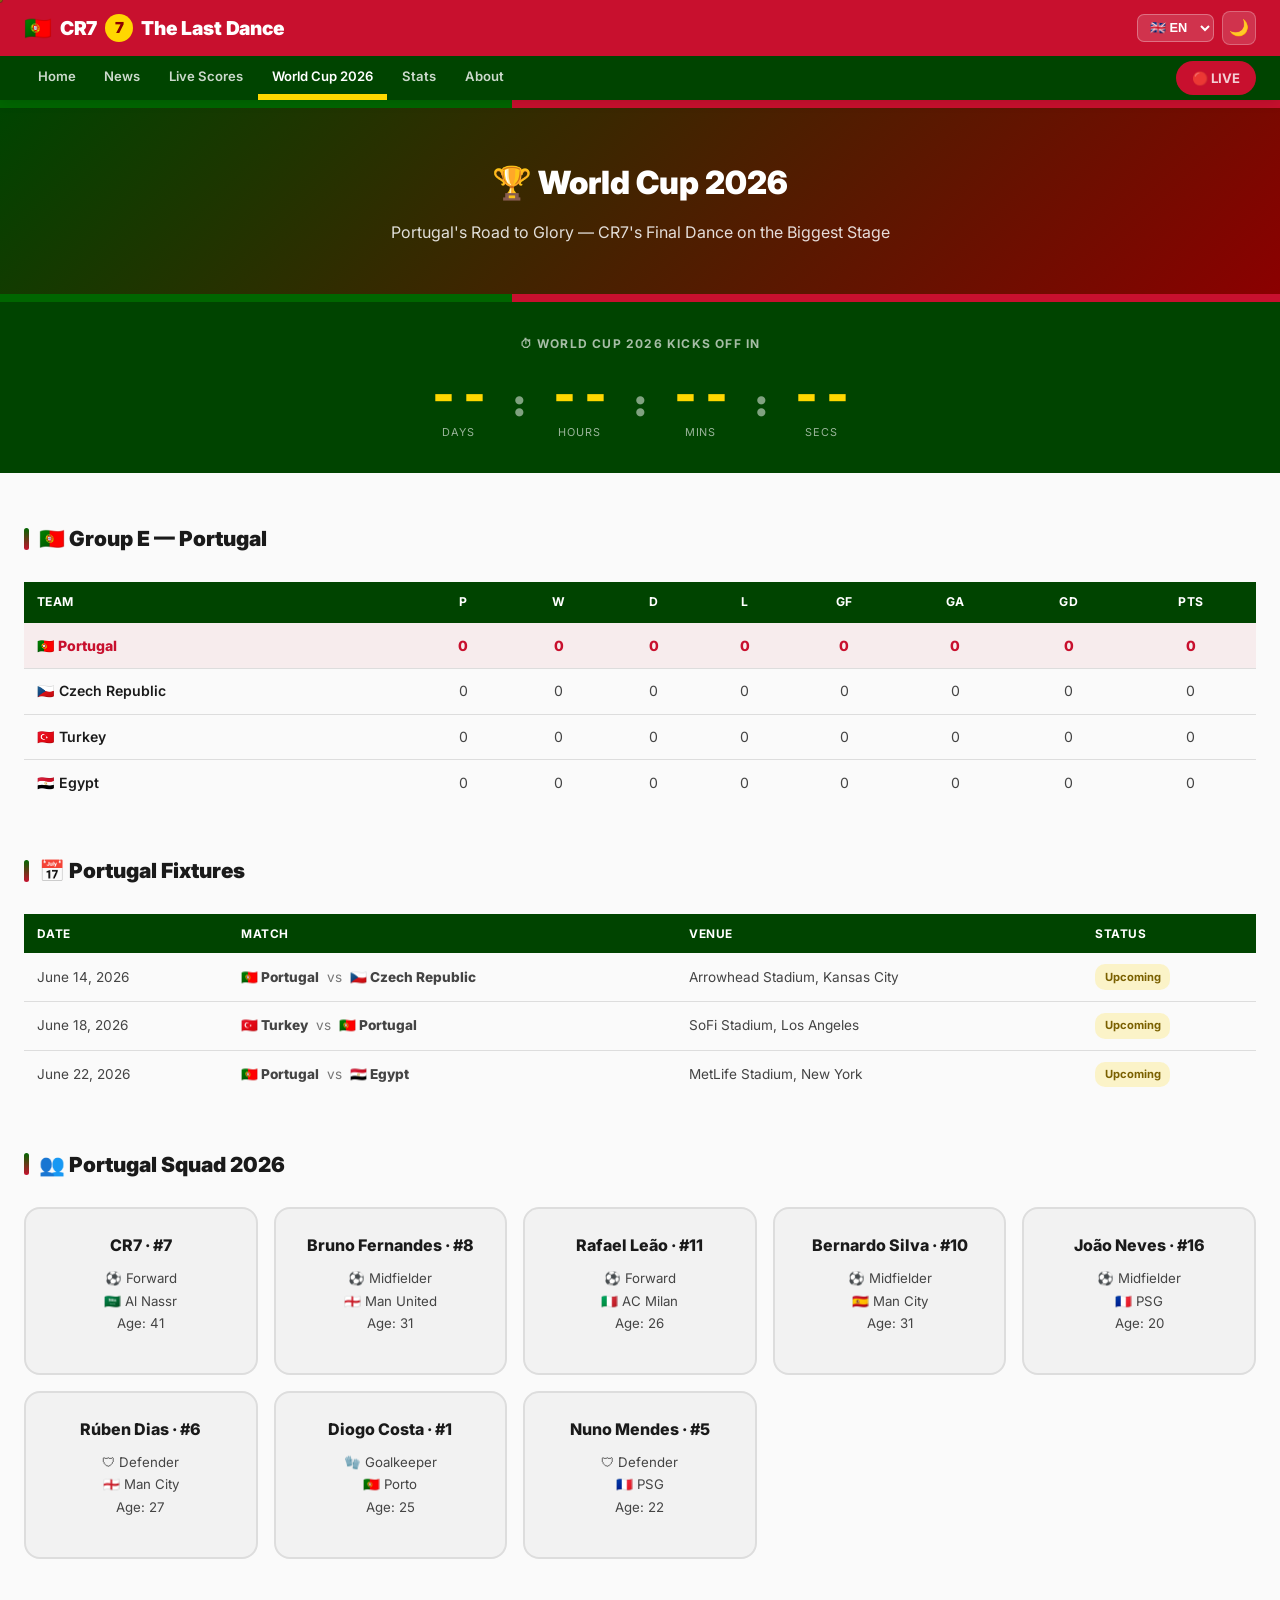
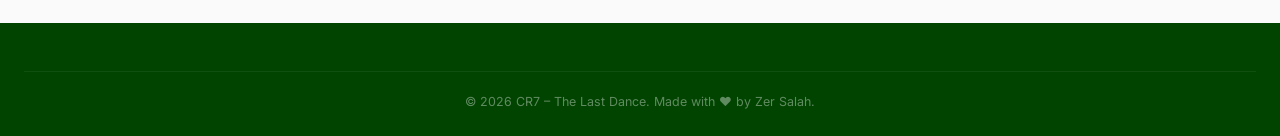
<file: world-cup.html>
<!DOCTYPE html>
<html lang="en" dir="ltr" data-theme="light">
<head>
  <meta charset="UTF-8"><meta name="viewport" content="width=device-width, initial-scale=1.0">
  <title>World Cup 2026 – CR7 The Last Dance</title>
  <link rel="stylesheet" href="css/style.css">
  <link href="https://fonts.googleapis.com/css2?family=Inter:wght@400;500;600;700;800;900&family=Tajawal:wght@400;500;700;800&display=swap" rel="stylesheet">
  <link rel="icon" href="data:image/svg+xml,<svg xmlns='http://www.w3.org/2000/svg' viewBox='0 0 100 100'><text y='.9em' font-size='90'>🇵🇹</text></svg>">
</head>
<body>
  <div id="progress-bar"></div>
  <header class="site-header">
    <div class="header-top">
      <a href="index.html" class="logo"><span class="logo-flag">🇵🇹</span> CR7 <span class="logo-badge">7</span> The Last Dance</a>
      <div class="header-top-right">
        <select class="lang-select" id="langSelect"><option value="en">🇬🇧 EN</option><option value="ar">🇸🇦 AR</option><option value="fr">🇫🇷 FR</option><option value="pt">🇵🇹 PT</option><option value="es">🇪🇸 ES</option></select>
        <button class="icon-btn" id="darkBtn">🌙</button>
        <button class="icon-btn menu-btn" id="menuBtn">☰</button>
      </div>
    </div>
    <nav class="header-nav" id="mainNav">
      <a href="index.html">Home</a><a href="news.html">News</a><a href="live-scores.html">Live Scores</a><a href="world-cup.html" class="active">World Cup 2026</a><a href="stats.html">Stats</a><a href="about.html">About</a>
      <a href="live-scores.html" class="nav-live">🔴 LIVE</a>
    </nav>
  </header>

  <div class="flag-stripe"><div class="s-green"></div><div class="s-red"></div></div>
  <div style="background:linear-gradient(135deg,var(--green-dark),var(--red-dark));color:#fff;padding:3rem 1.5rem;text-align:center;">
    <h1 style="font-size:2rem;font-weight:900;margin-bottom:.5rem;">🏆 World Cup 2026</h1>
    <p style="opacity:.85;">Portugal's Road to Glory — CR7's Final Dance on the Biggest Stage</p>
  </div>
  <div class="flag-stripe"><div class="s-green"></div><div class="s-red"></div></div>

  <div class="countdown-section">
    <div class="countdown-label">⏱ World Cup 2026 Kicks Off In</div>
    <div class="countdown-grid">
      <div class="countdown-item"><span class="countdown-num" id="cd-days">--</span><div class="countdown-unit">Days</div></div>
      <div class="countdown-sep">:</div>
      <div class="countdown-item"><span class="countdown-num" id="cd-hours">--</span><div class="countdown-unit">Hours</div></div>
      <div class="countdown-sep">:</div>
      <div class="countdown-item"><span class="countdown-num" id="cd-mins">--</span><div class="countdown-unit">Mins</div></div>
      <div class="countdown-sep">:</div>
      <div class="countdown-item"><span class="countdown-num" id="cd-secs">--</span><div class="countdown-unit">Secs</div></div>
    </div>
  </div>

  <main class="container">
    <!-- GROUP E -->
    <section class="reveal">
      <h2 class="section-title">🇵🇹 Group E — Portugal</h2>
      <div style="overflow-x:auto;margin-top:1.5rem;">
        <table class="group-table">
          <thead>
            <tr><th>Team</th><th>P</th><th>W</th><th>D</th><th>L</th><th>GF</th><th>GA</th><th>GD</th><th>Pts</th></tr>
          </thead>
          <tbody>
            <tr class="portugal-row"><td>🇵🇹 Portugal</td><td>0</td><td>0</td><td>0</td><td>0</td><td>0</td><td>0</td><td>0</td><td>0</td></tr>
            <tr><td>🇨🇿 Czech Republic</td><td>0</td><td>0</td><td>0</td><td>0</td><td>0</td><td>0</td><td>0</td><td>0</td></tr>
            <tr><td>🇹🇷 Turkey</td><td>0</td><td>0</td><td>0</td><td>0</td><td>0</td><td>0</td><td>0</td><td>0</td></tr>
            <tr><td>🇪🇬 Egypt</td><td>0</td><td>0</td><td>0</td><td>0</td><td>0</td><td>0</td><td>0</td><td>0</td></tr>
          </tbody>
        </table>
      </div>
    </section>

    <!-- FIXTURES -->
    <section class="reveal">
      <h2 class="section-title">📅 Portugal Fixtures</h2>
      <div style="overflow-x:auto;margin-top:1.5rem;">
        <table class="fixtures-table">
          <thead><tr><th>Date</th><th>Match</th><th>Venue</th><th>Status</th></tr></thead>
          <tbody>
            <tr><td>June 14, 2026</td><td class="fixture-teams">🇵🇹 Portugal <span class="fixture-vs">vs</span> 🇨🇿 Czech Republic</td><td>Arrowhead Stadium, Kansas City</td><td><span class="match-status upcoming">Upcoming</span></td></tr>
            <tr><td>June 18, 2026</td><td class="fixture-teams">🇹🇷 Turkey <span class="fixture-vs">vs</span> 🇵🇹 Portugal</td><td>SoFi Stadium, Los Angeles</td><td><span class="match-status upcoming">Upcoming</span></td></tr>
            <tr><td>June 22, 2026</td><td class="fixture-teams">🇵🇹 Portugal <span class="fixture-vs">vs</span> 🇪🇬 Egypt</td><td>MetLife Stadium, New York</td><td><span class="match-status upcoming">Upcoming</span></td></tr>
          </tbody>
        </table>
      </div>
    </section>

    <!-- SQUAD -->
    <section id="squad" class="reveal">
      <h2 class="section-title">👥 Portugal Squad 2026</h2>
      <div style="display:grid;grid-template-columns:repeat(auto-fill,minmax(200px,1fr));gap:1rem;margin-top:1.5rem;">
        <div class="wc-card reveal"><h4>CR7 · #7</h4><p>⚽ Forward<br>🇸🇦 Al Nassr<br>Age: 41</p></div>
        <div class="wc-card reveal"><h4>Bruno Fernandes · #8</h4><p>⚽ Midfielder<br>🏴󠁧󠁢󠁥󠁮󠁧󠁿 Man United<br>Age: 31</p></div>
        <div class="wc-card reveal"><h4>Rafael Leão · #11</h4><p>⚽ Forward<br>🇮🇹 AC Milan<br>Age: 26</p></div>
        <div class="wc-card reveal"><h4>Bernardo Silva · #10</h4><p>⚽ Midfielder<br>🇪🇸 Man City<br>Age: 31</p></div>
        <div class="wc-card reveal"><h4>João Neves · #16</h4><p>⚽ Midfielder<br>🇫🇷 PSG<br>Age: 20</p></div>
        <div class="wc-card reveal"><h4>Rúben Dias · #6</h4><p>🛡 Defender<br>🏴󠁧󠁢󠁥󠁮󠁧󠁿 Man City<br>Age: 27</p></div>
        <div class="wc-card reveal"><h4>Diogo Costa · #1</h4><p>🧤 Goalkeeper<br>🇵🇹 Porto<br>Age: 25</p></div>
        <div class="wc-card reveal"><h4>Nuno Mendes · #5</h4><p>🛡 Defender<br>🇫🇷 PSG<br>Age: 22</p></div>
      </div>
    </section>
  </main>

  <footer class="site-footer">
    <div class="footer-inner">
      <div class="footer-bottom">© 2026 CR7 – The Last Dance. Made with ❤️ by Zer Salah.</div>
    </div>
  </footer>
  <script src="js/main.js"></script>
  <script src="js/animations.js"></script>
</body>
</html>
</file>
<file: css/style.css>
/* ===== CR7 - PORTUGAL COLORS REBUILD ===== */
:root {
  --red:        #C8102E;
  --red-dark:   #8B0000;
  --red-light:  #E8253F;
  --green:      #006600;
  --green-dark: #004400;
  --green-mid:  #008800;
  --gold:       #FFD700;
  --gold-dim:   #C9A800;
  --white:      #FFFFFF;
  --text:       #1A1A1A;
  --text-2:     #444444;
  --text-3:     #777777;
  --bg:         #FAFAFA;
  --bg-2:       #F2F2F2;
  --bg-3:       #E8E8E8;
  --border:     #DDDDDD;
  --shadow-sm:  0 2px 8px rgba(0,0,0,.08);
  --shadow-md:  0 6px 24px rgba(0,0,0,.12);
  --shadow-lg:  0 16px 56px rgba(0,0,0,.16);
  --radius:     10px;
  --radius-lg:  16px;
  --trans:      all .25s ease;
}

[data-theme="dark"] {
  --red:        #E8253F;
  --red-dark:   #C8102E;
  --green:      #00AA00;
  --green-dark: #006600;
  --green-mid:  #00CC00;
  --gold:       #FFE44D;
  --text:       #F5F5F5;
  --text-2:     #BBBBBB;
  --text-3:     #888888;
  --bg:         #0A0A0A;
  --bg-2:       #141414;
  --bg-3:       #1E1E1E;
  --border:     #2E2E2E;
}

[dir="rtl"] { direction: rtl; font-family: 'Tajawal', sans-serif; }
*, *::before, *::after { margin:0; padding:0; box-sizing:border-box; }
html { scroll-behavior: smooth; }

body {
  font-family: 'Inter', system-ui, sans-serif;
  background: var(--bg); color: var(--text);
  line-height: 1.7; transition: background .3s, color .3s; overflow-x: hidden;
}

::-webkit-scrollbar { width: 6px; }
::-webkit-scrollbar-track { background: var(--bg-2); }
::-webkit-scrollbar-thumb { background: var(--red); border-radius: 3px; }

.container { max-width: 1300px; margin: 0 auto; padding: 0 1.5rem; }
a { color: var(--green); text-decoration: none; transition: var(--trans); }
img { display: block; width: 100%; }
section { margin: 3rem 0; }

/* ===== PROGRESS BAR ===== */
#progress-bar {
  position: fixed; top: 0; left: 0; height: 4px;
  background: linear-gradient(90deg, var(--green), var(--gold), var(--red));
  width: 0%; z-index: 9999; transition: width .1s;
}

/* ===== HEADER — RED top, GREEN bottom stripe ===== */
.site-header {
  position: sticky; top: 0; z-index: 1000;
  box-shadow: var(--shadow-md);
}

.header-top {
  background: var(--red);
  padding: .55rem 1.5rem;
  display: flex; align-items: center; justify-content: space-between;
  max-width: 100%; flex-wrap: wrap; gap: .5rem;
}

.logo {
  font-size: 1.2rem; font-weight: 900; color: #fff;
  display: flex; align-items: center; gap: 8px; text-decoration: none;
  letter-spacing: -.01em;
}

.logo-flag { font-size: 1.4rem; }
.logo-badge {
  background: var(--gold); color: var(--red-dark);
  width: 28px; height: 28px; border-radius: 50%;
  display: flex; align-items: center; justify-content: center;
  font-size: .95rem; font-weight: 900;
}

.header-top-right { display: flex; align-items: center; gap: .5rem; }

.lang-select {
  background: rgba(255,255,255,.15); border: 1px solid rgba(255,255,255,.3);
  color: #fff; padding: .3rem .5rem; border-radius: 7px;
  font-size: .8rem; font-weight: 600; outline: none; cursor: pointer;
}

.icon-btn {
  background: rgba(255,255,255,.15); border: 1px solid rgba(255,255,255,.25);
  color: #fff; width: 34px; height: 34px; border-radius: 8px;
  display: flex; align-items: center; justify-content: center;
  cursor: pointer; font-size: 1rem; transition: var(--trans);
}
.icon-btn:hover { background: rgba(255,255,255,.28); }

.notif-wrap { position: relative; }
.notif-badge {
  position: absolute; top: -5px; right: -5px;
  background: var(--gold); color: var(--red-dark); font-size: .6rem; font-weight: 900;
  width: 16px; height: 16px; border-radius: 50%;
  display: flex; align-items: center; justify-content: center;
  border: 2px solid var(--red);
}

.menu-btn { display: none; }

/* Green nav stripe */
.header-nav {
  background: var(--green-dark);
  display: flex; align-items: center;
  padding: 0 1.5rem; gap: .1rem; overflow-x: auto;
}

.header-nav::-webkit-scrollbar { display: none; }

.header-nav a {
  color: rgba(255,255,255,.8); text-decoration: none;
  font-weight: 600; font-size: .82rem;
  padding: .6rem .85rem; border-bottom: 3px solid transparent;
  white-space: nowrap; transition: var(--trans); display: block;
}

.header-nav a:hover, .header-nav a.active {
  color: #fff; border-bottom-color: var(--gold);
}

.nav-live {
  margin-left: auto; background: var(--red) !important;
  border-radius: 20px !important; padding: .35rem 1rem !important;
  border-bottom: none !important; font-weight: 700 !important;
  animation: pulse-live 2s infinite;
}

@keyframes pulse-live {
  0%,100% { box-shadow: 0 0 0 0 rgba(200,16,46,.5); }
  50%      { box-shadow: 0 0 0 7px rgba(200,16,46,0); }
}

/* Mobile nav */
@media (max-width: 768px) {
  .header-nav {
    display: none; flex-direction: column; align-items: flex-start;
    position: absolute; top: 100%; left: 0; right: 0;
    background: var(--green-dark); padding: .5rem; z-index: 99;
    border-top: 2px solid var(--gold);
  }
  .header-nav.open { display: flex; }
  .header-nav a { border-bottom: 1px solid rgba(255,255,255,.1) !important; width: 100%; padding: .7rem 1rem; }
  .nav-live { margin-left: 0 !important; border-radius: 8px !important; }
  .menu-btn { display: flex; }
}

/* ===== HERO ===== */
.hero {
  position: relative; overflow: hidden;
  min-height: 580px; display: flex; align-items: center;
  background: var(--red-dark);
  color: #fff;
}

/* Portugal flag vertical strip on left */
.hero::before {
  content: ''; position: absolute; left: 0; top: 0; bottom: 0;
  width: 38%; background: var(--green-dark); z-index: 0;
  clip-path: polygon(0 0, 85% 0, 100% 50%, 85% 100%, 0 100%);
}

.hero-coat {
  position: absolute; left: 6%; top: 50%; transform: translateY(-50%);
  font-size: 9rem; z-index: 1; opacity: .18; user-select: none;
  filter: drop-shadow(0 0 30px rgba(255,215,0,.3));
}

.hero-content {
  position: relative; z-index: 2;
  max-width: 1300px; margin: 0 auto; padding: 4.5rem 1.5rem;
  display: grid; grid-template-columns: 1fr auto; gap: 3rem; align-items: center;
  width: 100%;
}

.hero-eyebrow {
  display: inline-flex; align-items: center; gap: .5rem;
  background: rgba(255,215,0,.15); border: 1px solid rgba(255,215,0,.4);
  color: var(--gold); padding: .3rem .9rem; border-radius: 20px;
  font-size: .76rem; font-weight: 800; letter-spacing: .08em; text-transform: uppercase;
  margin-bottom: 1rem;
}
.eyebrow-dot { width: 6px; height: 6px; background: var(--gold); border-radius: 50%; animation: blink 1s infinite; }
@keyframes blink { 0%,100%{opacity:1} 50%{opacity:.15} }

.hero h1 {
  font-size: clamp(2.6rem, 5vw, 4.4rem);
  font-weight: 900; line-height: 1.05; letter-spacing: -.03em; margin-bottom: .8rem;
}

.hero h1 em {
  font-style: normal;
  background: linear-gradient(90deg, var(--gold), #FFB300);
  -webkit-background-clip: text; -webkit-text-fill-color: transparent;
}

.hero-sub { font-size: 1.05rem; opacity: .85; max-width: 500px; margin-bottom: 2rem; }

.hero-ctas { display: flex; gap: .75rem; flex-wrap: wrap; margin-bottom: 2.5rem; }

.btn-primary {
  display: inline-flex; align-items: center; gap: .4rem;
  background: var(--gold); color: var(--red-dark);
  padding: .7rem 1.6rem; border-radius: 25px;
  font-weight: 800; font-size: .9rem; transition: var(--trans);
  border: 2px solid var(--gold);
}
.btn-primary:hover { background: #FFE44D; color: var(--red-dark); transform: translateY(-2px); }

.btn-secondary {
  display: inline-flex; align-items: center; gap: .4rem;
  background: rgba(255,255,255,.12); color: #fff;
  padding: .7rem 1.6rem; border-radius: 25px;
  font-weight: 700; font-size: .9rem; transition: var(--trans);
  border: 2px solid rgba(255,255,255,.3);
}
.btn-secondary:hover { background: rgba(255,255,255,.22); color: #fff; }

.hero-stats { display: flex; gap: 2rem; flex-wrap: wrap; }
.h-stat-num {
  font-size: 2.1rem; font-weight: 900; line-height: 1;
  color: var(--gold); display: block;
}
.h-stat-label { font-size: .72rem; opacity: .65; text-transform: uppercase; letter-spacing: .06em; }

/* Right — big 7 */
.hero-right { text-align: center; }
.hero-number {
  font-size: 13rem; font-weight: 900; line-height: 1;
  color: var(--gold); letter-spacing: -.05em; user-select: none;
  text-shadow: 0 0 60px rgba(255,215,0,.3), 4px 4px 0 rgba(0,0,0,.3);
  animation: float-num 4s ease-in-out infinite;
}
@keyframes float-num { 0%,100%{transform:translateY(0)} 50%{transform:translateY(-12px)} }

.hero-flag-badge {
  background: rgba(255,215,0,.15); border: 1px solid rgba(255,215,0,.4);
  color: var(--gold); padding: .5rem 1.2rem; border-radius: 20px;
  font-size: .78rem; font-weight: 700; margin-top: .5rem; display: inline-block;
}

/* ===== PORTUGAL FLAG STRIPE DIVIDER ===== */
.flag-stripe {
  display: flex; height: 8px;
}
.flag-stripe .s-green { background: var(--green); flex: 2; }
.flag-stripe .s-red   { background: var(--red);   flex: 3; }

/* ===== COUNTDOWN ===== */
.countdown-section {
  background: var(--green-dark);
  color: #fff; padding: 2rem 1.5rem; text-align: center;
}
.countdown-label { font-size: .75rem; letter-spacing: .1em; text-transform: uppercase; opacity: .65; margin-bottom: 1rem; font-weight: 700; }
.countdown-grid { display: flex; gap: 1.5rem; justify-content: center; align-items: center; flex-wrap: wrap; }
.countdown-item { text-align: center; }
.countdown-num {
  display: block; font-size: 3rem; font-weight: 900; line-height: 1;
  color: var(--gold); font-variant-numeric: tabular-nums;
}
.countdown-unit { font-size: .68rem; letter-spacing: .08em; text-transform: uppercase; opacity: .6; margin-top: .2rem; }
.countdown-sep { font-size: 2.5rem; font-weight: 900; opacity: .5; margin-top: -.4rem; }

/* ===== TICKER ===== */
.ticker-wrap {
  background: var(--red); color: #fff; overflow: hidden;
  display: flex; height: 38px; align-items: center;
}
.ticker-label {
  background: rgba(0,0,0,.2); padding: 0 1rem;
  font-size: .7rem; font-weight: 900; letter-spacing: .1em; text-transform: uppercase;
  white-space: nowrap; height: 100%; display: flex; align-items: center; flex-shrink: 0;
}
.ticker-track { flex: 1; overflow: hidden; }
.ticker-inner {
  display: inline-block; white-space: nowrap;
  animation: ticker-scroll 45s linear infinite;
  font-size: .82rem; font-weight: 500;
}
.ticker-inner:hover { animation-play-state: paused; }
@keyframes ticker-scroll { 0%{transform:translateX(100vw)} 100%{transform:translateX(-100%)} }

/* ===== STATS BAR ===== */
.stats-bar {
  background: linear-gradient(135deg, var(--green-dark), var(--green));
  color: #fff; padding: 2rem 1.5rem; border-radius: var(--radius-lg);
  margin: 0 0 2.5rem; border: 2px solid var(--gold);
}
.stats-bar-title {
  text-align: center; font-size: .75rem; font-weight: 800;
  letter-spacing: .1em; text-transform: uppercase; opacity: .75; margin-bottom: 1.5rem;
}
.stats-bar-grid {
  display: grid; grid-template-columns: repeat(auto-fit, minmax(110px, 1fr));
  gap: .5rem; text-align: center;
}
.stat-cell-num {
  font-size: 2rem; font-weight: 900; line-height: 1; color: var(--gold);
  display: block; font-variant-numeric: tabular-nums;
}
.stat-cell-label { font-size: .7rem; opacity: .7; text-transform: uppercase; letter-spacing: .04em; margin-top: .2rem; }

/* ===== SECTION HEADER ===== */
.section-header { display: flex; align-items: center; justify-content: space-between; margin-bottom: 1.5rem; gap: 1rem; flex-wrap: wrap; }
.section-title { font-size: 1.3rem; font-weight: 900; display: flex; align-items: center; gap: .6rem; }
.section-title::before {
  content: ''; width: 5px; height: 22px;
  background: linear-gradient(180deg, var(--green), var(--red));
  border-radius: 3px; display: inline-block; flex-shrink: 0;
}
.view-all { font-size: .82rem; font-weight: 700; color: var(--red); }
.view-all:hover { color: var(--red-light); }

/* ===== FILTER TABS ===== */
.filter-tabs { display: flex; gap: .4rem; flex-wrap: wrap; margin-bottom: 1.5rem; }
.filter-tab {
  padding: .35rem .85rem; border-radius: 20px;
  background: var(--bg-2); border: 1.5px solid var(--border);
  font-size: .8rem; font-weight: 600; cursor: pointer; transition: var(--trans); color: var(--text-2);
}
.filter-tab.active, .filter-tab:hover {
  background: var(--red); color: #fff; border-color: var(--red);
}

/* ===== SEARCH ===== */
.search-wrap { position: relative; margin-bottom: 1.5rem; }
.search-input {
  width: 100%; padding: .65rem 1rem .65rem 2.6rem;
  border: 2px solid var(--border); border-radius: 25px;
  background: var(--bg-2); color: var(--text); font-size: .88rem;
  outline: none; transition: var(--trans); font-family: inherit;
}
.search-input:focus { border-color: var(--red); background: var(--bg); }
.search-icon { position: absolute; left: .9rem; top: 50%; transform: translateY(-50%); color: var(--text-3); pointer-events: none; }

/* ===== POST CARDS ===== */
.posts-grid { display: grid; grid-template-columns: repeat(auto-fill, minmax(300px, 1fr)); gap: 1.25rem; }
.posts-grid.featured-layout .post-card:first-child { grid-column: span 2; }

.post-card {
  background: var(--bg); border: 2px solid var(--border);
  border-radius: var(--radius-lg); overflow: hidden;
  transition: var(--trans); box-shadow: var(--shadow-sm); display: flex; flex-direction: column;
}
.post-card:hover { transform: translateY(-5px); box-shadow: var(--shadow-lg); border-color: var(--red); }

.card-img-wrap { position: relative; overflow: hidden; aspect-ratio: 16/9; background: var(--bg-3); }
.card-img-wrap img { width: 100%; height: 100%; object-fit: cover; transition: transform .4s ease; }
.post-card:hover .card-img-wrap img { transform: scale(1.05); }

.card-category {
  position: absolute; top: .75rem; left: .75rem;
  background: var(--green-dark); color: #fff;
  padding: .22rem .7rem; border-radius: 12px;
  font-size: .7rem; font-weight: 700; text-transform: uppercase; letter-spacing: .04em;
}
.card-breaking {
  position: absolute; top: .75rem; right: .75rem;
  background: var(--red); color: #fff;
  padding: .22rem .65rem; border-radius: 12px;
  font-size: .68rem; font-weight: 800; text-transform: uppercase; letter-spacing: .06em;
  display: flex; align-items: center; gap: .3rem;
}
.card-breaking::before { content: ''; width: 5px; height: 5px; background: var(--gold); border-radius: 50%; animation: blink 1s infinite; }

.card-body { padding: 1.1rem; flex: 1; display: flex; flex-direction: column; }
.card-title { font-size: 1rem; font-weight: 800; margin-bottom: .45rem; line-height: 1.4; }
.card-title a { color: var(--text); }
.card-title a:hover { color: var(--red); }
.card-excerpt { font-size: .84rem; color: var(--text-2); line-height: 1.6; margin-bottom: .8rem; flex: 1; }
.card-meta {
  display: flex; gap: 1rem; font-size: .75rem; color: var(--text-3);
  padding-top: .7rem; border-top: 1px solid var(--border);
}

/* Skeleton */
.skeleton { background: linear-gradient(90deg, var(--bg-2) 25%, var(--bg-3) 50%, var(--bg-2) 75%); background-size: 200% 100%; animation: shimmer 1.4s infinite; border-radius: 4px; }
@keyframes shimmer { 0%{background-position:200% 0} 100%{background-position:-200% 0} }
.skeleton-card { border: 2px solid var(--border); border-radius: var(--radius-lg); overflow: hidden; }
.skeleton-img  { height: 190px; }
.skeleton-body { padding: 1rem; }
.skeleton-line { height: 12px; margin-bottom: .6rem; border-radius: 3px; }
.skeleton-line.wide { width: 90%; } .skeleton-line.mid { width: 65%; } .skeleton-line.short { width: 40%; }

/* ===== PAGINATION ===== */
.pagination { display: flex; gap: .4rem; justify-content: center; margin: 2rem 0; flex-wrap: wrap; }
.page-btn {
  min-width: 38px; height: 38px; display: flex; align-items: center; justify-content: center;
  border: 2px solid var(--border); border-radius: 8px;
  background: var(--bg-2); color: var(--text-2);
  font-weight: 700; font-size: .85rem; cursor: pointer; transition: var(--trans);
}
.page-btn:hover { border-color: var(--red); color: var(--red); }
.page-btn.active { background: var(--red); color: #fff; border-color: var(--red); }
.page-btn:disabled { opacity: .35; pointer-events: none; }

/* ===== LIVE SECTION ===== */
.live-section { background: var(--bg-2); border: 2px solid var(--border); border-radius: var(--radius-lg); overflow: hidden; }
.live-header {
  background: var(--green-dark); color: #fff;
  padding: .85rem 1.2rem; display: flex; align-items: center; gap: .6rem; font-weight: 700; font-size: .9rem;
}
.live-dot { width: 9px; height: 9px; background: var(--gold); border-radius: 50%; animation: blink 1s infinite; flex-shrink: 0; }
.live-badge { margin-left: auto; background: var(--red); padding: .15rem .6rem; border-radius: 10px; font-size: .68rem; font-weight: 800; }
.scores-embed-grid { display: grid; grid-template-columns: 1fr 1fr; gap: 1px; background: var(--border); }
.scores-embed-grid > div { background: var(--bg-2); padding: 1rem; }
.scores-embed-grid h4 { text-align: center; margin-bottom: .75rem; font-size: .85rem; color: var(--text-2); font-weight: 700; }
.last-updated { padding: .6rem 1.2rem; font-size: .75rem; color: var(--text-3); border-top: 1px solid var(--border); display: flex; align-items: center; justify-content: space-between; }
.refresh-btn { background: none; border: 1.5px solid var(--border); color: var(--text-2); padding: .25rem .65rem; border-radius: 6px; font-size: .73rem; cursor: pointer; transition: var(--trans); }
.refresh-btn:hover { border-color: var(--red); color: var(--red); }

/* ===== WC CARDS ===== */
.wc-grid { display: grid; grid-template-columns: repeat(auto-fit, minmax(230px, 1fr)); gap: 1rem; }
.wc-card {
  background: var(--bg-2); border: 2px solid var(--border);
  border-radius: var(--radius-lg); padding: 1.4rem; text-align: center; transition: var(--trans);
}
.wc-card:hover { border-color: var(--red); box-shadow: var(--shadow-md); transform: translateY(-3px); }
.wc-card h4 { font-size: 1rem; font-weight: 800; margin-bottom: .5rem; }
.wc-card p  { font-size: .83rem; color: var(--text-2); margin-bottom: 1rem; }
.btn-link { color: var(--red); font-weight: 700; font-size: .85rem; }
.btn-link:hover { color: var(--red-light); }

/* ===== PORTUGAL GROUP TABLE ===== */
.group-table { width: 100%; border-collapse: collapse; font-size: .88rem; }
.group-table th {
  background: var(--green-dark); color: #fff;
  padding: .65rem .8rem; font-weight: 700; text-align: center; font-size: .76rem; letter-spacing: .04em; text-transform: uppercase;
}
.group-table th:first-child { text-align: left; }
.group-table td { padding: .65rem .8rem; text-align: center; border-bottom: 1px solid var(--border); color: var(--text-2); }
.group-table td:first-child { text-align: left; font-weight: 600; color: var(--text); }
.group-table tr:last-child td { border-bottom: none; }
.group-table tr.portugal-row { background: rgba(200,16,46,.06); }
.group-table tr.portugal-row td { font-weight: 800; color: var(--red); }
.group-table tr.portugal-row td:first-child { color: var(--red); }

/* ===== FIXTURES ===== */
.fixtures-table { width: 100%; border-collapse: collapse; font-size: .85rem; }
.fixtures-table th {
  background: var(--green-dark); color: #fff;
  padding: .6rem .8rem; font-size: .74rem; font-weight: 700;
  text-transform: uppercase; letter-spacing: .04em; text-align: left;
}
.fixtures-table td { padding: .7rem .8rem; border-bottom: 1px solid var(--border); color: var(--text-2); }
.fixtures-table tr:last-child td { border-bottom: none; }
.fixtures-table tr:hover td { background: var(--bg-2); }
.fixture-teams { font-weight: 800; color: var(--text); white-space: nowrap; }
.fixture-vs    { font-weight: 400; color: var(--text-3); margin: 0 .3rem; }
.match-status { display: inline-block; padding: .2rem .6rem; border-radius: 10px; font-size: .7rem; font-weight: 700; }
.match-status.upcoming { background: rgba(255,215,0,.2); color: #7A6000; }
.match-status.live     { background: rgba(200,16,46,.12); color: var(--red); animation: blink 1.2s infinite; }
.match-status.finished { background: rgba(0,102,0,.1); color: var(--green-dark); }

/* ===== ARTICLE ===== */
.article-hero { position: relative; overflow: hidden; aspect-ratio: 21/9; max-height: 480px; background: var(--bg-3); }
.article-hero img { width: 100%; height: 100%; object-fit: cover; }
.article-hero-overlay { position: absolute; inset: 0; background: linear-gradient(to top, rgba(0,0,0,.7) 0%, transparent 55%); }
.article-hero-meta { position: absolute; bottom: 1.5rem; left: 1.5rem; right: 1.5rem; color: #fff; }

.article-content-wrap { max-width: 760px; margin: 0 auto; padding: 2.5rem 1.5rem; }
.article-content h2 { font-size: 1.3rem; margin: 2rem 0 .75rem; color: var(--red); }
.article-content p  { margin-bottom: 1.1rem; color: var(--text-2); line-height: 1.8; }
.article-content ul { margin: .75rem 0 1.1rem 1.4rem; }
.article-content li { margin-bottom: .4rem; color: var(--text-2); }
.article-content strong { font-weight: 700; color: var(--text); }
.article-content table { width: 100%; border-collapse: collapse; margin: 1.5rem 0; font-size: .88rem; }
.article-content th { background: var(--green-dark); color: #fff; padding: .6rem .8rem; font-weight: 700; }
.article-content td { padding: .55rem .8rem; border-bottom: 1px solid var(--border); color: var(--text-2); text-align: center; }

.share-row { display: flex; gap: .5rem; flex-wrap: wrap; margin: 2rem 0; }
.share-btn { padding: .45rem 1rem; border-radius: 20px; border: none; color: #fff; font-weight: 700; font-size: .78rem; cursor: pointer; transition: var(--trans); display: flex; align-items: center; gap: .35rem; }
.share-btn:hover { transform: translateY(-2px); opacity: .9; }
.share-btn.x    { background: #000; }
.share-btn.fb   { background: #1877F2; }
.share-btn.wa   { background: #25D366; }
.share-btn.tg   { background: #0088CC; }
.share-btn.copy { background: var(--bg-3); color: var(--text); border: 2px solid var(--border); }

/* ===== STATS PAGE ===== */
.stats-hero-bar { background: linear-gradient(135deg, var(--red-dark), var(--red)); color: #fff; padding: 3rem 1.5rem; text-align: center; }
.stats-hero-bar h1 { font-size: 2rem; font-weight: 900; margin-bottom: .5rem; }
.stats-hero-bar p  { opacity: .8; }

.chart-card { background: var(--bg); border: 2px solid var(--border); border-radius: var(--radius-lg); padding: 1.5rem; box-shadow: var(--shadow-sm); }
.chart-card h3 { font-size: 1rem; font-weight: 800; margin-bottom: 1rem; }

/* Career timeline bars */
.career-timeline { position: relative; padding: .5rem 0; }
.timeline-item { display: grid; grid-template-columns: 150px 1fr; gap: 1rem; margin-bottom: 1.1rem; align-items: center; }
.timeline-club { font-weight: 800; font-size: .88rem; color: var(--text); }
.timeline-years { font-size: .74rem; color: var(--text-3); }
.timeline-bar-bg { height: 38px; border-radius: 8px; background: var(--bg-3); overflow: hidden; }
.timeline-bar-fill { height: 100%; border-radius: 8px; transition: width 1.3s cubic-bezier(.25,.46,.45,.94); display: flex; align-items: center; padding: 0 .8rem; font-size: .78rem; font-weight: 800; color: #fff; white-space: nowrap; }

/* ===== NOTIFICATIONS ===== */
.notif-drawer {
  position: fixed; top: 90px; right: 1rem; z-index: 2000;
  width: 320px; background: var(--bg); border: 2px solid var(--border);
  border-radius: var(--radius-lg); box-shadow: var(--shadow-lg); display: none; overflow: hidden;
  border-top: 3px solid var(--red);
}
.notif-drawer.open { display: block; }
.notif-drawer-head { padding: .9rem 1.1rem; font-weight: 800; font-size: .9rem; border-bottom: 1px solid var(--border); color: var(--red); }
.notif-item { padding: .85rem 1.1rem; border-bottom: 1px solid var(--border); font-size: .83rem; display: flex; gap: .6rem; align-items: flex-start; }
.notif-item:last-child { border-bottom: none; }
.notif-dot { width: 8px; height: 8px; background: var(--red); border-radius: 50%; flex-shrink: 0; margin-top: .35rem; }
.notif-text { color: var(--text-2); line-height: 1.5; }
.notif-time { font-size: .7rem; color: var(--text-3); margin-top: .2rem; }

/* ===== CHATBOT ===== */
.chatbot-fab {
  position: fixed; bottom: 2rem; right: 2rem; z-index: 1500;
  width: 58px; height: 58px; border-radius: 50%;
  background: linear-gradient(135deg, var(--red), var(--red-dark));
  color: #fff; border: 3px solid var(--gold);
  font-size: 1.5rem; cursor: pointer; box-shadow: var(--shadow-lg);
  display: flex; align-items: center; justify-content: center; transition: var(--trans);
}
.chatbot-fab:hover { transform: scale(1.1); }

.chatbot-window {
  position: fixed; bottom: 5.5rem; right: 2rem; z-index: 1500;
  width: 340px; max-height: 500px; background: var(--bg);
  border: 2px solid var(--border); border-radius: var(--radius-lg);
  box-shadow: var(--shadow-lg); display: none; flex-direction: column; overflow: hidden;
  border-top: 4px solid var(--red);
}
.chatbot-window.open { display: flex; }

.chatbot-head {
  background: linear-gradient(135deg, var(--green-dark), var(--green));
  color: #fff; padding: .9rem 1rem; display: flex; align-items: center; gap: .7rem; flex-shrink: 0;
}
.chatbot-avatar {
  width: 34px; height: 34px; background: var(--gold); border-radius: 50%;
  display: flex; align-items: center; justify-content: center;
  font-weight: 900; font-size: .85rem; color: var(--green-dark); flex-shrink: 0;
}
.chatbot-head-info h4 { font-size: .88rem; font-weight: 700; }
.chatbot-head-info p  { font-size: .7rem; opacity: .75; }
.chatbot-close { margin-left: auto; background: none; border: none; color: #fff; font-size: 1.1rem; cursor: pointer; }

.chatbot-msgs { flex: 1; overflow-y: auto; padding: 1rem; display: flex; flex-direction: column; gap: .65rem; }
.chat-msg { max-width: 85%; padding: .55rem .85rem; border-radius: 12px; font-size: .83rem; line-height: 1.5; }
.chat-msg.bot  { background: var(--bg-2); color: var(--text); align-self: flex-start; border-bottom-left-radius: 3px; }
.chat-msg.user { background: var(--red); color: #fff; align-self: flex-end; border-bottom-right-radius: 3px; }
.chat-msg.typing { display: flex; gap: 4px; align-items: center; padding: .7rem .85rem; }
.typing-dot { width: 7px; height: 7px; background: var(--text-3); border-radius: 50%; animation: bounce-dot .9s infinite; }
.typing-dot:nth-child(2){animation-delay:.15s} .typing-dot:nth-child(3){animation-delay:.3s}
@keyframes bounce-dot { 0%,80%,100%{transform:scale(0)} 40%{transform:scale(1)} }

.chatbot-footer { padding: .75rem; border-top: 1px solid var(--border); display: flex; gap: .5rem; flex-shrink: 0; }
.chat-input {
  flex: 1; border: 2px solid var(--border); border-radius: 20px;
  padding: .45rem .9rem; font-size: .83rem; background: var(--bg-2);
  color: var(--text); outline: none; font-family: inherit; transition: var(--trans);
}
.chat-input:focus { border-color: var(--red); }
.chat-send {
  background: var(--red); color: #fff; border: none;
  width: 36px; height: 36px; border-radius: 50%;
  display: flex; align-items: center; justify-content: center;
  cursor: pointer; font-size: .9rem; transition: var(--trans); flex-shrink: 0;
}
.chat-send:hover { background: var(--red-light); }

/* ===== FOOTER ===== */
.site-footer { background: var(--green-dark); color: rgba(255,255,255,.75); padding: 3rem 1.5rem 1.5rem; margin-top: 4rem; }
.footer-inner { max-width: 1300px; margin: 0 auto; }
.footer-grid { display: grid; grid-template-columns: repeat(auto-fit, minmax(180px, 1fr)); gap: 2rem; margin-bottom: 2rem; }
.footer-grid h4 { color: var(--gold); font-size: .9rem; margin-bottom: .75rem; }
.footer-grid a { display: block; color: rgba(255,255,255,.6); margin-bottom: .4rem; font-size: .83rem; transition: var(--trans); }
.footer-grid a:hover { color: #fff; }
.footer-logo { font-size: 1.1rem; font-weight: 900; color: #fff; margin-bottom: .6rem; display: flex; align-items: center; gap: .4rem; }
.footer-desc { font-size: .83rem; opacity: .6; max-width: 220px; line-height: 1.6; }
.footer-bottom { border-top: 1px solid rgba(255,255,255,.12); padding-top: 1.2rem; text-align: center; font-size: .78rem; opacity: .5; }

/* ===== SCROLL REVEAL ===== */
.reveal { opacity: 0; transform: translateY(22px); transition: opacity .6s ease, transform .6s ease; }
.reveal.visible { opacity: 1; transform: none; }

/* ===== RESPONSIVE ===== */
@media (max-width: 900px) {
  .hero-content { grid-template-columns: 1fr; }
  .hero-right { display: none; }
  .hero::before { width: 0; }
  .posts-grid.featured-layout .post-card:first-child { grid-column: span 1; }
  .scores-embed-grid { grid-template-columns: 1fr; }
  .timeline-item { grid-template-columns: 110px 1fr; }
}
@media (max-width: 600px) {
  .posts-grid { grid-template-columns: 1fr; }
  .stats-bar-grid { grid-template-columns: repeat(4, 1fr); }
  .chatbot-window { width: calc(100vw - 2rem); right: 1rem; }
  .chatbot-fab { bottom: 1rem; right: 1rem; }
  .notif-drawer { right: .5rem; width: 290px; }
  .countdown-num { font-size: 2.2rem; }
  .timeline-item { grid-template-columns: 1fr; }
}
@media (prefers-reduced-motion: reduce) {
  *, *::before, *::after { animation-duration: .01ms !important; transition-duration: .01ms !important; }
}

/* ===== HARD-LEVEL ANIMATIONS & EFFECTS ===== */

/* Page load fade in */
body { animation: page-fade-in .4s ease; }
@keyframes page-fade-in { from { opacity: 0; } to { opacity: 1; } }

/* ── HERO PARTICLE CANVAS ── */
#hero-particles {
  position: absolute; inset: 0; z-index: 1; pointer-events: none;
}

/* ── HERO text entrance ── */
.hero-eyebrow  { animation: slide-up .5s ease .1s both; }
.hero h1       { animation: slide-up .55s ease .2s both; }
.hero-sub      { animation: slide-up .55s ease .35s both; }
.hero-ctas     { animation: slide-up .55s ease .45s both; }
.hero-stats    { animation: slide-up .55s ease .55s both; }
.hero-number   { animation: hero-num-in .7s cubic-bezier(.34,1.56,.64,1) .2s both; }
.hero-flag-badge { animation: slide-up .5s ease .6s both; }

@keyframes slide-up {
  from { opacity: 0; transform: translateY(28px); }
  to   { opacity: 1; transform: translateY(0); }
}
@keyframes hero-num-in {
  from { opacity: 0; transform: scale(.6) rotate(-8deg); }
  to   { opacity: 1; transform: scale(1) rotate(0deg); }
}

/* ── FLAG STRIPE ANIMATION ── */
.flag-stripe .s-green { animation: stripe-grow .6s ease both; transform-origin: left; }
.flag-stripe .s-red   { animation: stripe-grow .6s ease .1s both; transform-origin: left; }
@keyframes stripe-grow { from { transform: scaleX(0); } to { transform: scaleX(1); } }

/* ── TICKER ── */
.ticker-wrap { border-top: 2px solid rgba(255,255,255,.15); border-bottom: 2px solid rgba(255,255,255,.15); }

/* ── COUNTDOWN pulse ── */
.countdown-num {
  display: inline-block;
  transition: transform .15s cubic-bezier(.34,1.56,.64,1);
}
.countdown-num.tick { transform: scale(1.18); }

/* ── STATS BAR counter glow ── */
.stat-cell-num {
  transition: text-shadow .3s;
  display: block;
}
.stat-cell-num.done {
  text-shadow: 0 0 20px rgba(255,215,0,.5);
  animation: num-pop .35s cubic-bezier(.34,1.56,.64,1);
}
@keyframes num-pop { 0%{transform:scale(1)} 50%{transform:scale(1.18)} 100%{transform:scale(1)} }

/* ── SCROLL REVEAL upgrades ── */
.reveal          { opacity: 0; transform: translateY(30px); transition: opacity .65s ease, transform .65s ease; }
.reveal.visible  { opacity: 1; transform: none; }
.reveal-left     { opacity: 0; transform: translateX(-40px); transition: opacity .65s ease, transform .65s ease; }
.reveal-left.visible  { opacity: 1; transform: none; }
.reveal-right    { opacity: 0; transform: translateX(40px); transition: opacity .65s ease, transform .65s ease; }
.reveal-right.visible { opacity: 1; transform: none; }
.reveal-scale    { opacity: 0; transform: scale(.88); transition: opacity .55s ease, transform .55s cubic-bezier(.34,1.56,.64,1); }
.reveal-scale.visible { opacity: 1; transform: scale(1); }

/* Stagger delay for grid children */
.posts-grid .post-card:nth-child(1)  { transition-delay: .05s; }
.posts-grid .post-card:nth-child(2)  { transition-delay: .1s; }
.posts-grid .post-card:nth-child(3)  { transition-delay: .15s; }
.posts-grid .post-card:nth-child(4)  { transition-delay: .2s; }
.posts-grid .post-card:nth-child(5)  { transition-delay: .25s; }
.posts-grid .post-card:nth-child(6)  { transition-delay: .3s; }
.posts-grid .post-card:nth-child(7)  { transition-delay: .35s; }
.posts-grid .post-card:nth-child(8)  { transition-delay: .4s; }
.posts-grid .post-card:nth-child(9)  { transition-delay: .45s; }
.wc-grid .wc-card:nth-child(1) { transition-delay: .05s; }
.wc-grid .wc-card:nth-child(2) { transition-delay: .12s; }
.wc-grid .wc-card:nth-child(3) { transition-delay: .19s; }
.wc-grid .wc-card:nth-child(4) { transition-delay: .26s; }

/* ── POST CARD HOVER glow ── */
.post-card {
  position: relative; overflow: hidden;
}
.post-card::after {
  content: ''; position: absolute; inset: 0;
  background: linear-gradient(135deg, rgba(200,16,46,.04), rgba(0,102,0,.04));
  opacity: 0; transition: opacity .3s;
  pointer-events: none;
}
.post-card:hover::after { opacity: 1; }

.post-card:hover {
  transform: translateY(-6px) scale(1.01);
  box-shadow: 0 20px 60px rgba(200,16,46,.14), 0 4px 12px rgba(0,0,0,.1);
}

/* ── NAV active indicator slide ── */
.header-nav a { position: relative; overflow: hidden; }
.header-nav a::after {
  content: ''; position: absolute; bottom: 0; left: 50%; right: 50%;
  height: 3px; background: var(--gold);
  transition: left .25s ease, right .25s ease;
}
.header-nav a:hover::after, .header-nav a.active::after { left: 0; right: 0; }

/* ── BUTTON ripple ── */
.btn-primary, .btn-secondary {
  position: relative; overflow: hidden;
}
.btn-primary::before, .btn-secondary::before {
  content: ''; position: absolute;
  width: 0; height: 0; border-radius: 50%;
  background: rgba(255,255,255,.3);
  top: 50%; left: 50%; transform: translate(-50%,-50%);
  transition: width .45s ease, height .45s ease, opacity .45s ease;
  opacity: 0;
}
.btn-primary:active::before, .btn-secondary:active::before {
  width: 250px; height: 250px; opacity: 1;
}

/* ── CARD IMAGE shimmer on load ── */
.card-img-wrap::before {
  content: ''; position: absolute; inset: 0;
  background: linear-gradient(90deg, transparent 0%, rgba(255,255,255,.08) 50%, transparent 100%);
  transform: translateX(-100%); z-index: 1; pointer-events: none;
  animation: img-shimmer 2s ease 1s forwards;
}
@keyframes img-shimmer {
  0%   { transform: translateX(-100%); opacity: 1; }
  100% { transform: translateX(100%);  opacity: 0; }
}

/* ── LIVE dot pulse (upgraded) ── */
.live-dot {
  position: relative;
}
.live-dot::after {
  content: ''; position: absolute; inset: -4px;
  border-radius: 50%; background: var(--gold);
  animation: live-ring 1.5s ease-out infinite; opacity: 0;
}
@keyframes live-ring {
  0%   { transform: scale(.8); opacity: .7; }
  100% { transform: scale(2.2); opacity: 0; }
}

/* ── SECTION TITLE underline draw ── */
.section-title { position: relative; display: inline-flex; }

/* ── WC CARD hover ── */
.wc-card {
  position: relative; overflow: hidden;
}
.wc-card::before {
  content: ''; position: absolute;
  bottom: 0; left: 0; right: 0; height: 3px;
  background: linear-gradient(90deg, var(--green), var(--red));
  transform: scaleX(0); transform-origin: left;
  transition: transform .3s ease;
}
.wc-card:hover::before { transform: scaleX(1); }

/* ── LOGO hover ── */
.logo { transition: opacity .2s; }
.logo:hover { opacity: .85; }
.logo-badge {
  animation: badge-spin 8s linear infinite;
  display: inline-flex;
}
@keyframes badge-spin {
  0%,90%,100% { transform: rotate(0deg) scale(1); }
  95%          { transform: rotate(360deg) scale(1.15); }
}

/* ── NOTIF badge bounce ── */
.notif-badge { animation: badge-bounce 2.5s ease infinite; }
@keyframes badge-bounce {
  0%,80%,100% { transform: scale(1); }
  40%         { transform: scale(1.25); }
}

/* ── TIMELINE BAR entrance ── */
.timeline-bar-fill {
  position: relative; overflow: hidden;
}
.timeline-bar-fill::after {
  content: ''; position: absolute; top: 0; right: 0; bottom: 0; width: 30px;
  background: linear-gradient(90deg, transparent, rgba(255,255,255,.25));
  animation: bar-sheen 2s ease 1.5s 1;
}
@keyframes bar-sheen { 0%{right:100%} 100%{right:-30px} }

/* ── CHATBOT window pop-in ── */
.chatbot-window.open {
  animation: chat-pop .3s cubic-bezier(.34,1.56,.64,1);
}
@keyframes chat-pop {
  from { opacity: 0; transform: scale(.88) translateY(12px); }
  to   { opacity: 1; transform: scale(1) translateY(0); }
}

/* ── NOTIF drawer slide ── */
.notif-drawer.open {
  animation: notif-slide .25s ease;
}
@keyframes notif-slide {
  from { opacity: 0; transform: translateY(-10px); }
  to   { opacity: 1; transform: translateY(0); }
}

/* ── SCROLL PROGRESS gradient border at top ── */
#progress-bar {
  background: linear-gradient(90deg, var(--green) 0%, var(--gold) 50%, var(--red) 100%);
  box-shadow: 0 0 8px rgba(255,215,0,.4);
}

/* ── FOOTER link hover ── */
.footer-grid a { position: relative; padding-left: 0; transition: padding-left .2s, color .2s; }
.footer-grid a:hover { padding-left: 8px; }

/* ── Reduced motion ── */
@media (prefers-reduced-motion: reduce) {
  *, *::before, *::after { animation-duration: .01ms !important; transition-duration: .01ms !important; }
}
</file>
